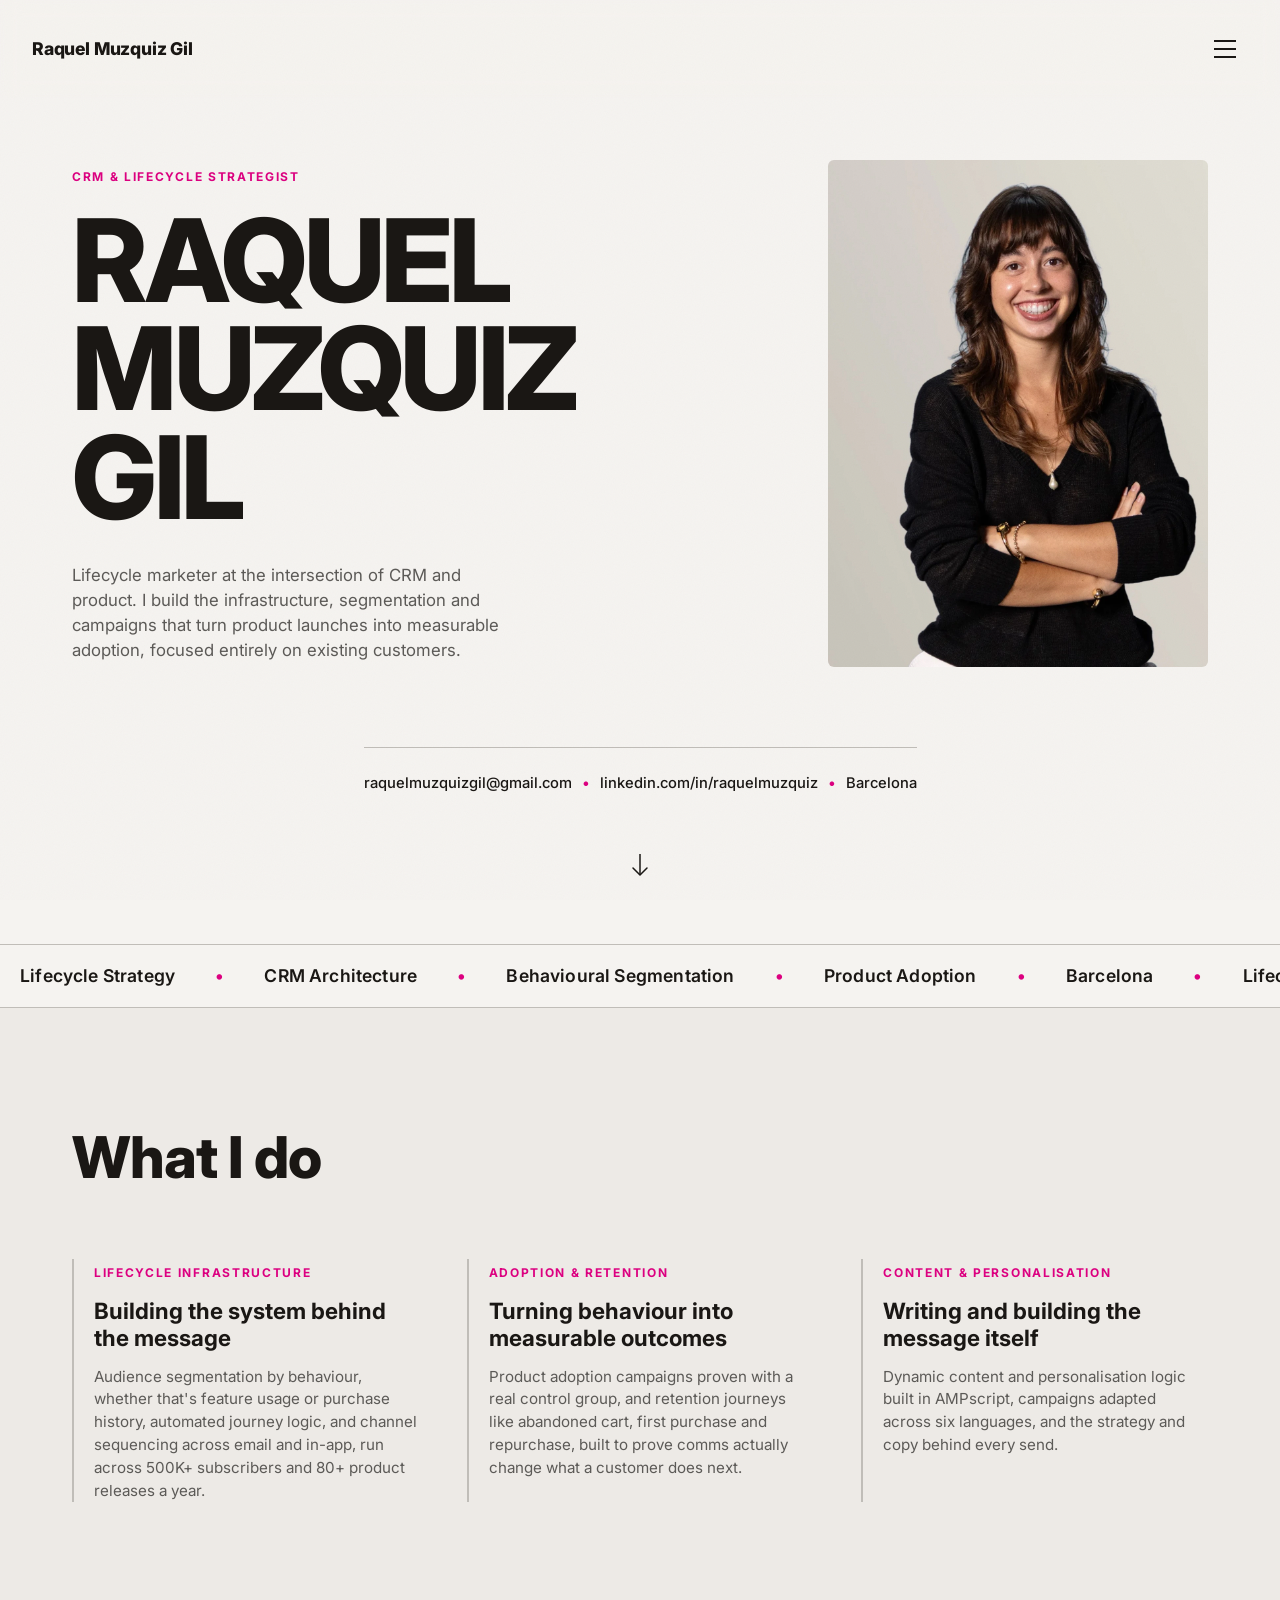
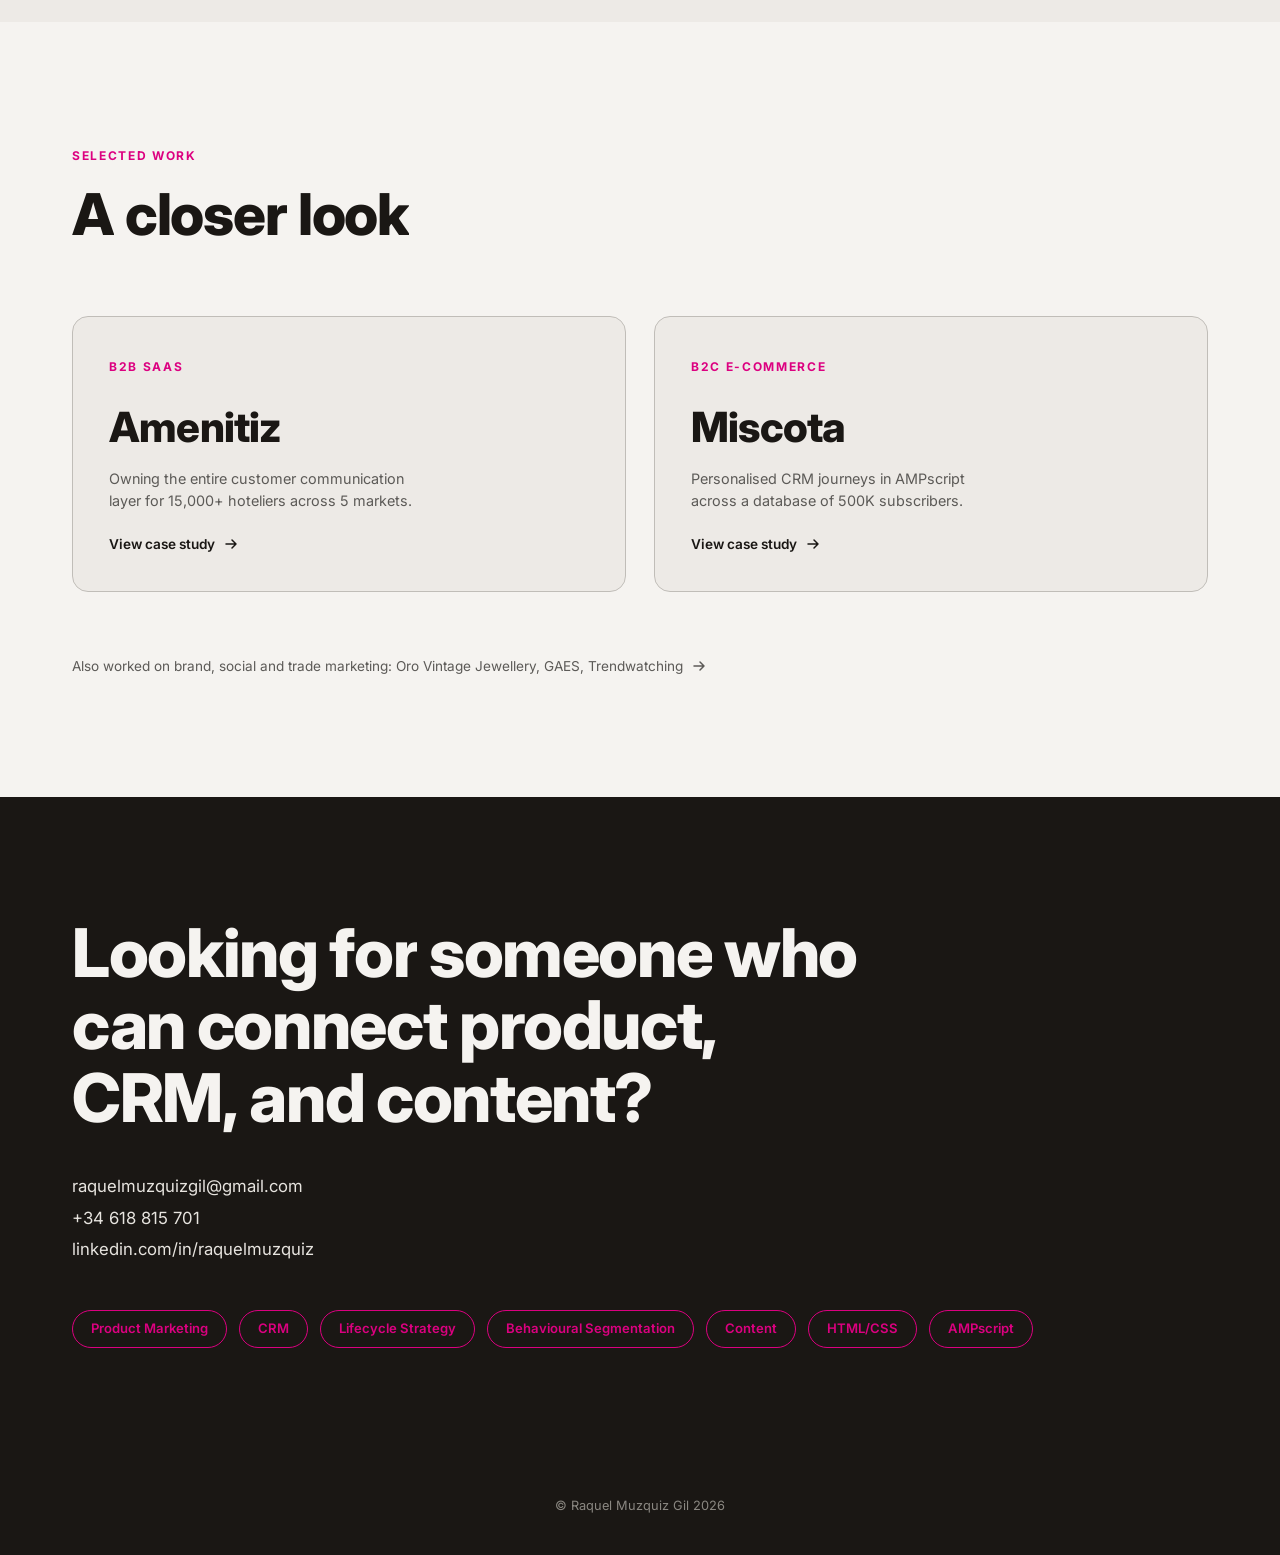
<file: index.html>
<!DOCTYPE html>
<html lang="en">
<head>
<meta charset="UTF-8">
<meta name="viewport" content="width=device-width, initial-scale=1.0">
<title>Raquel Muzquiz Gil · CRM &amp; Lifecycle Strategist</title>
<meta name="description" content="Raquel Muzquiz Gil. Lifecycle marketer at the intersection of CRM and product. Barcelona.">

<link rel="icon" type="image/svg+xml" href="assets/img/favicon.svg">
<meta property="og:type" content="website">
<meta property="og:url" content="https://raquelmuzquizgil.github.io/">
<meta property="og:title" content="Raquel Muzquiz Gil · CRM & Lifecycle Strategist">
<meta property="og:description" content="Lifecycle marketer at the intersection of CRM and product. Barcelona.">
<meta property="og:image" content="https://raquelmuzquizgil.github.io/assets/img/og-card.png">
<meta name="twitter:card" content="summary_large_image">
<meta name="twitter:title" content="Raquel Muzquiz Gil · CRM & Lifecycle Strategist">
<meta name="twitter:description" content="Lifecycle marketer at the intersection of CRM and product. Barcelona.">
<meta name="twitter:image" content="https://raquelmuzquizgil.github.io/assets/img/og-card.png">

<link rel="preconnect" href="https://fonts.googleapis.com">
<link rel="preconnect" href="https://fonts.gstatic.com" crossorigin>
<link href="https://fonts.googleapis.com/css2?family=Inter:ital,wght@0,100..900;1,100..900&display=swap" rel="stylesheet">
<link rel="stylesheet" href="assets/css/style.css?v=36">
</head>
<body>

<header class="site-nav">
  <a href="index.html" class="nav-logo">Raquel Muzquiz Gil</a>
  <button class="nav-toggle magnetic" aria-label="Open menu"><span></span><span></span><span></span></button>
</header>

<div class="nav-overlay">
  <nav>
    <a class="nav-link" href="index.html"><span class="nav-link-inner"><span>Home</span></span></a>
    <a class="nav-link" href="index.html#work"><span class="nav-link-inner"><span>Work</span></span></a>
    <a class="nav-link" href="work-amenitiz.html"><span class="nav-link-inner"><span>Amenitiz</span></span></a>
    <a class="nav-link" href="work-miscota.html"><span class="nav-link-inner"><span>Miscota</span></span></a>
    <a class="nav-link" href="work-other.html"><span class="nav-link-inner"><span>Other work</span></span></a>
    <a class="nav-link" href="index.html#contact"><span class="nav-link-inner"><span>Contact</span></span></a>
  </nav>
  <div class="nav-overlay-footer">
    <a href="mailto:raquelmuzquizgil@gmail.com">raquelmuzquizgil@gmail.com</a>
    <span>Barcelona</span>
  </div>
</div>

<main>

<!-- ============ HERO ============ -->
<section class="hero bg-off" id="hero">
  <div class="wrap hero-inner">
    <div class="hero-text">
      <span class="label">CRM &amp; Lifecycle Strategist</span>
      <h1 class="hero-name">
        <span class="line" data-split>Raquel</span>
        <span class="line" data-split>Muzquiz Gil</span>
      </h1>
      <p class="hero-tagline fade-in d1">Lifecycle marketer at the intersection of CRM and product. I build the infrastructure, segmentation and campaigns that turn product launches into measurable adoption, focused entirely on existing customers.</p>
    </div>
    <div class="hero-photo-wrap fade-in d2">
      <div class="photo-frame tilt-card">
        <img src="assets/img/hero-portrait.webp?v=31" alt="Raquel Muzquiz Gil" class="photo-img">
      </div>
    </div>
  </div>
  <div class="wrap">
    <div class="hero-contact fade-in d3">
      <a href="mailto:raquelmuzquizgil@gmail.com">raquelmuzquizgil@gmail.com</a>
      <span class="dot">&#8226;</span>
      <a href="https://linkedin.com/in/raquelmuzquiz" target="_blank" rel="noopener">linkedin.com/in/raquelmuzquiz</a>
      <span class="dot">&#8226;</span>
      <span>Barcelona</span>
    </div>
    <a href="#what-i-do" class="scroll-indicator magnetic">
      <svg width="20" height="30" viewBox="0 0 20 30" fill="none">
        <line x1="10" y1="0" x2="10" y2="20" stroke="#1A1714" stroke-width="1.5"/>
        <path d="M3 14L10 21L17 14" stroke="#1A1714" stroke-width="1.5" stroke-linecap="round" stroke-linejoin="round"/>
      </svg>
    </a>
  </div>
</section>

<div class="marquee bg-off">
  <div class="marquee-track">
    <span>Lifecycle Strategy</span><span class="accent">&#8226;</span>
    <span>CRM Architecture</span><span class="accent">&#8226;</span>
    <span>Behavioural Segmentation</span><span class="accent">&#8226;</span>
    <span>Product Adoption</span><span class="accent">&#8226;</span>
    <span>Barcelona</span><span class="accent">&#8226;</span>
    <span>Lifecycle Strategy</span><span class="accent">&#8226;</span>
    <span>CRM Architecture</span><span class="accent">&#8226;</span>
    <span>Behavioural Segmentation</span><span class="accent">&#8226;</span>
    <span>Product Adoption</span><span class="accent">&#8226;</span>
    <span>Barcelona</span><span class="accent">&#8226;</span>
  </div>
</div>

<!-- ============ WHAT I DO ============ -->
<section class="bg-light" id="what-i-do">
  <div class="wrap">
    <h2 class="section-title" data-split>What I do</h2>
    <div class="capabilities">
      <div class="cap-block fade-in d1">
        <span class="label">Lifecycle Infrastructure</span>
        <h3 class="cap-title">Building the system behind the message</h3>
        <p class="cap-desc">Audience segmentation by behaviour, whether that's feature usage or purchase history, automated journey logic, and channel sequencing across email and in-app, run across 500K+ subscribers and 80+ product releases a year.</p>
      </div>
      <div class="cap-block fade-in d2">
        <span class="label">Adoption &amp; Retention</span>
        <h3 class="cap-title">Turning behaviour into measurable outcomes</h3>
        <p class="cap-desc">Product adoption campaigns proven with a real control group, and retention journeys like abandoned cart, first purchase and repurchase, built to prove comms actually change what a customer does next.</p>
      </div>
      <div class="cap-block fade-in d3">
        <span class="label">Content &amp; Personalisation</span>
        <h3 class="cap-title">Writing and building the message itself</h3>
        <p class="cap-desc">Dynamic content and personalisation logic built in AMPscript, campaigns adapted across six languages, and the strategy and copy behind every send.</p>
      </div>
    </div>
  </div>
</section>

<!-- ============ WORK ============ -->
<section class="bg-off" id="work">
  <div class="wrap">
    <span class="label">Selected work</span>
    <h2 class="section-title" data-split>A closer look</h2>
    <div class="work-grid">
      <a href="work-amenitiz.html" class="work-tile large tilt-card">
        <div class="work-tile-panel"></div>
        <div class="work-tile-content">
          <span class="label">B2B SaaS</span>
          <h3 class="work-tile-title">Amenitiz</h3>
          <p class="work-tile-desc">Owning the entire customer communication layer for 15,000+ hoteliers across 5 markets.</p>
          <span class="work-tile-cta">View case study <svg width="16" height="16" viewBox="0 0 16 16" fill="none"><path d="M3 8h10M9 4l4 4-4 4" stroke="currentColor" stroke-width="1.5" stroke-linecap="round" stroke-linejoin="round"/></svg></span>
        </div>
      </a>
      <a href="work-miscota.html" class="work-tile large tilt-card">
        <div class="work-tile-panel"></div>
        <div class="work-tile-content">
          <span class="label">B2C E-commerce</span>
          <h3 class="work-tile-title">Miscota</h3>
          <p class="work-tile-desc">Personalised CRM journeys in AMPscript across a database of 500K subscribers.</p>
          <span class="work-tile-cta">View case study <svg width="16" height="16" viewBox="0 0 16 16" fill="none"><path d="M3 8h10M9 4l4 4-4 4" stroke="currentColor" stroke-width="1.5" stroke-linecap="round" stroke-linejoin="round"/></svg></span>
        </div>
      </a>
    </div>
    <a href="work-other.html" class="other-work-teaser fade-in d1">
      <span>Also worked on brand, social and trade marketing: Oro Vintage Jewellery, GAES, Trendwatching</span>
      <svg width="16" height="16" viewBox="0 0 16 16" fill="none"><path d="M3 8h10M9 4l4 4-4 4" stroke="currentColor" stroke-width="1.5" stroke-linecap="round" stroke-linejoin="round"/></svg>
    </a>
  </div>
</section>

<!-- ============ CONTACT ============ -->
<section class="bg-dark" id="contact">
  <div class="wrap">
    <h2 class="contact-title" data-split>Looking for someone who can connect product, CRM, and content?</h2>
    <div class="contact-details fade-in d1">
      <a href="mailto:raquelmuzquizgil@gmail.com">raquelmuzquizgil@gmail.com</a>
      <a href="tel:+34618815701">+34 618 815 701</a>
      <a href="https://linkedin.com/in/raquelmuzquiz" target="_blank" rel="noopener">linkedin.com/in/raquelmuzquiz</a>
    </div>
    <div class="tags fade-in d2">
      <span class="tag">Product Marketing</span>
      <span class="tag">CRM</span>
      <span class="tag">Lifecycle Strategy</span>
      <span class="tag">Behavioural Segmentation</span>
      <span class="tag">Content</span>
      <span class="tag">HTML/CSS</span>
      <span class="tag">AMPscript</span>
    </div>
  </div>
</section>

</main>

<footer class="site-footer">&copy; Raquel Muzquiz Gil 2026</footer>

<script src="assets/js/main.js?v=32"></script>
</body>
</html>
</file>
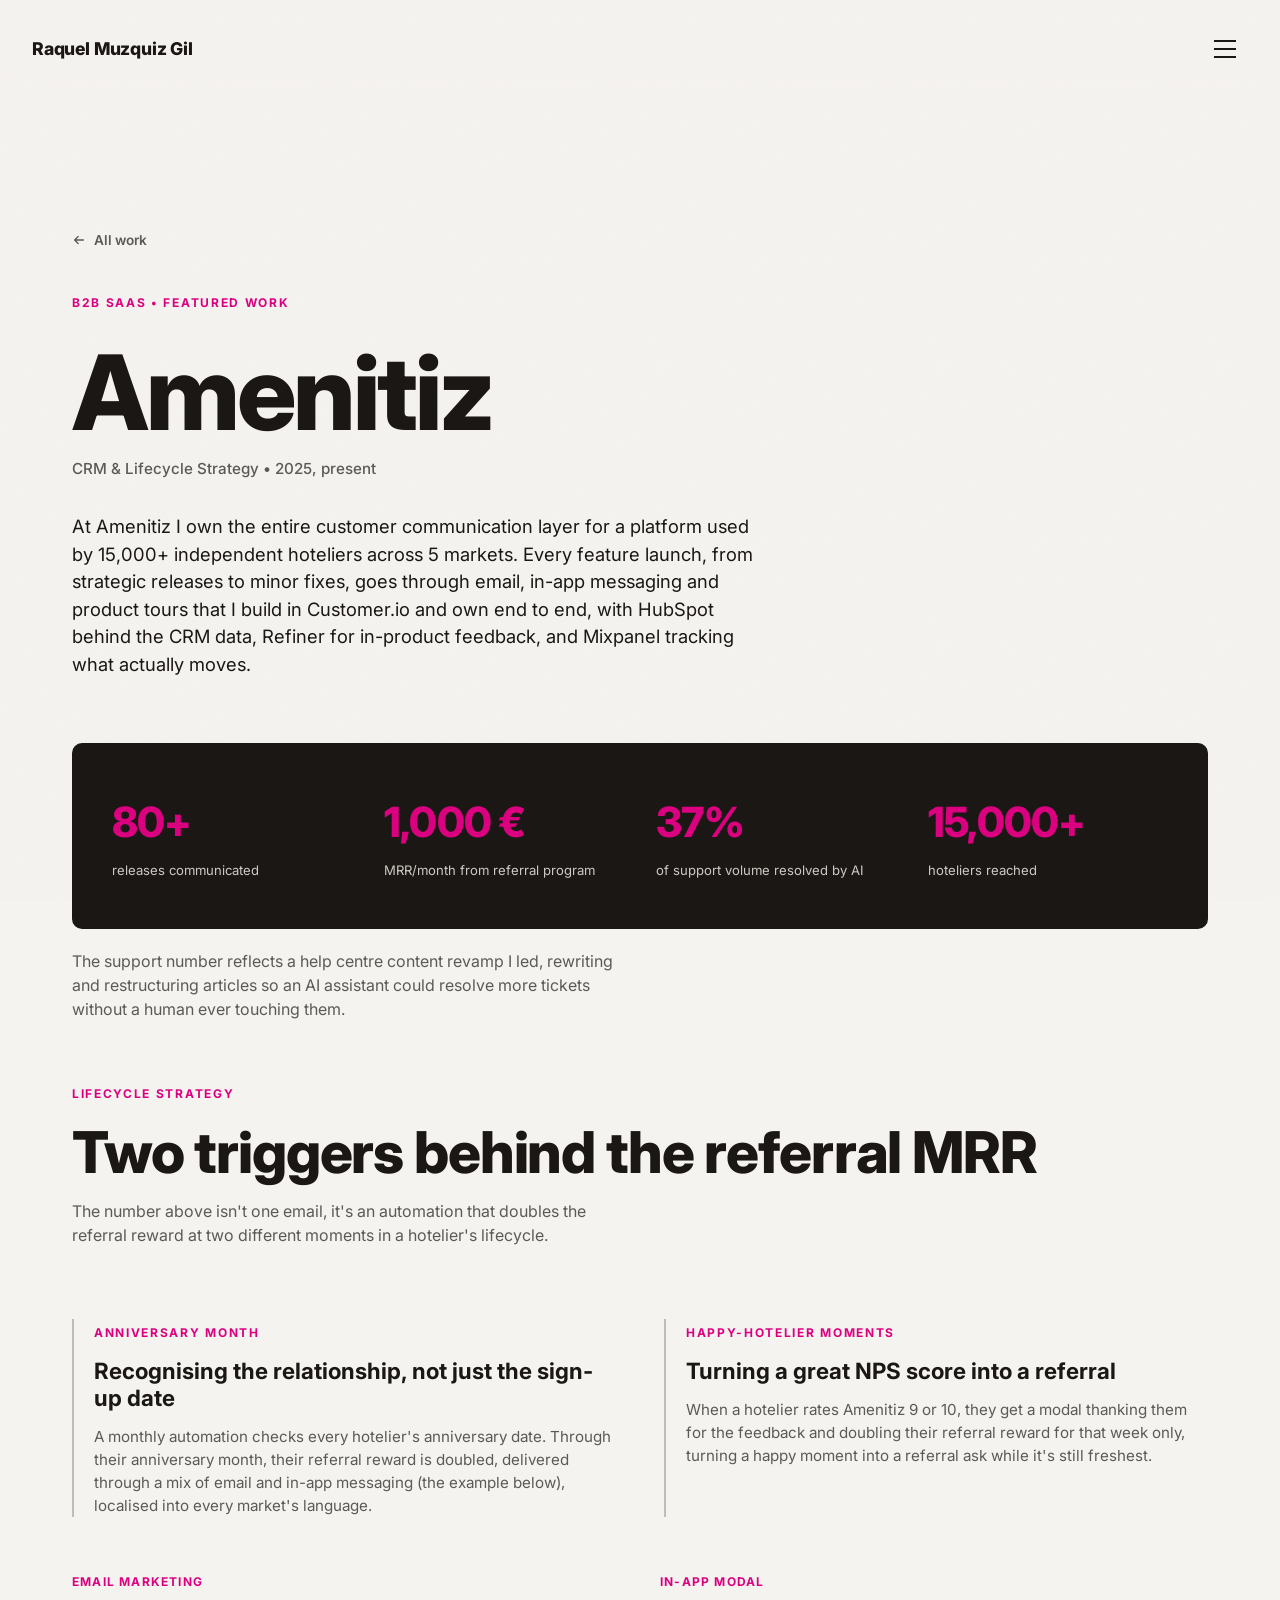
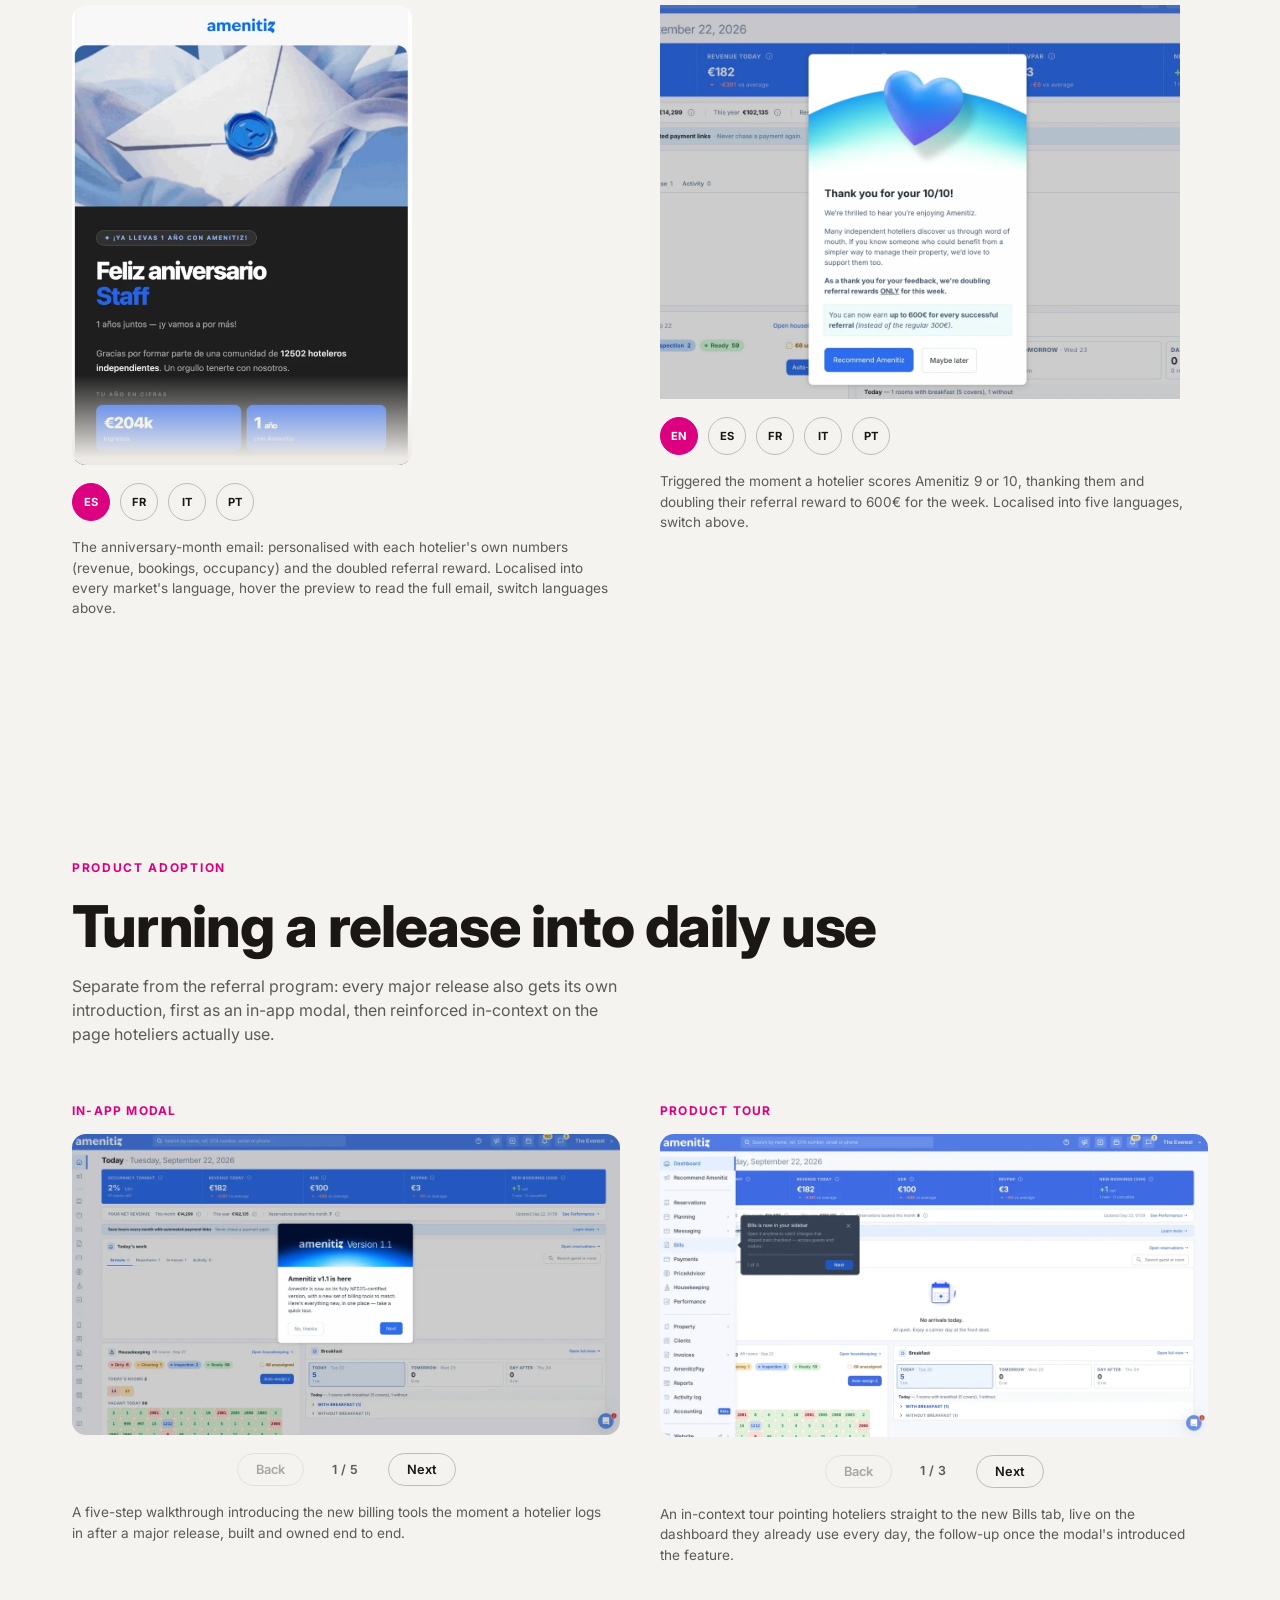
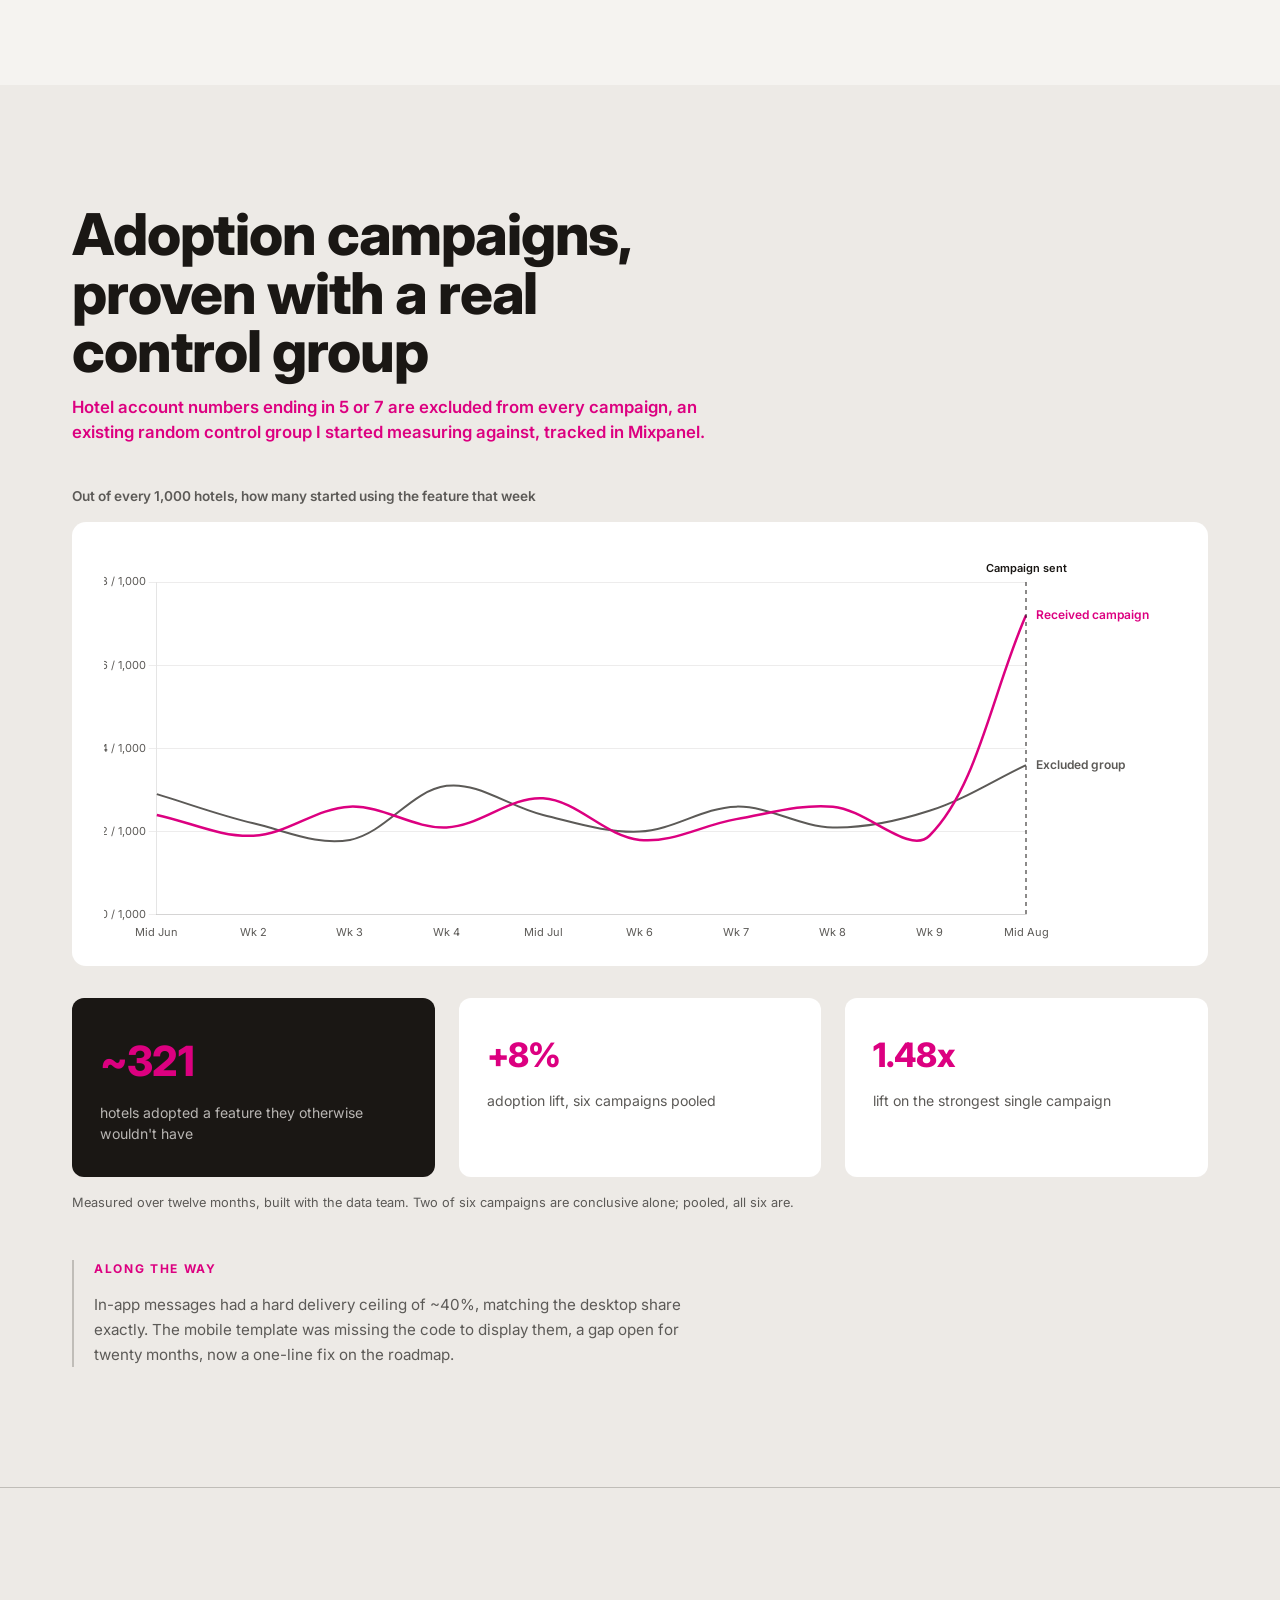
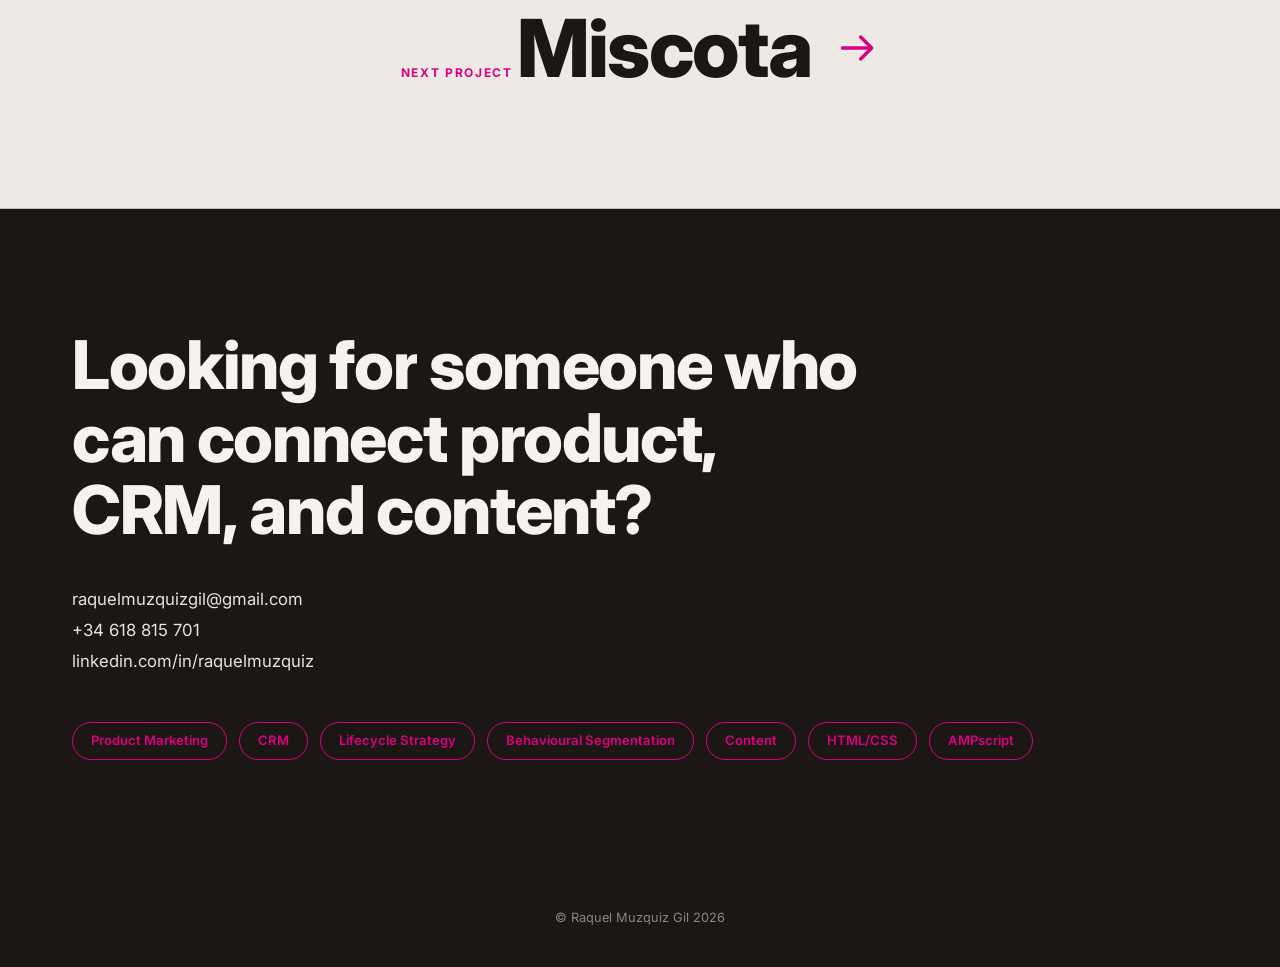
<file: work-amenitiz.html>
<!DOCTYPE html>
<html lang="en">
<head>
<meta charset="UTF-8">
<meta name="viewport" content="width=device-width, initial-scale=1.0">
<title>Amenitiz · Raquel Muzquiz Gil</title>
<meta name="description" content="CRM and lifecycle strategy for Amenitiz, a B2B SaaS hospitality platform used by 15,000+ independent hoteliers.">

<link rel="icon" type="image/svg+xml" href="assets/img/favicon.svg">
<meta property="og:type" content="website">
<meta property="og:url" content="https://raquelmuzquizgil.github.io/work-amenitiz.html">
<meta property="og:title" content="Amenitiz · Raquel Muzquiz Gil">
<meta property="og:description" content="CRM and lifecycle strategy for Amenitiz, a B2B SaaS hospitality platform used by 15,000+ independent hoteliers.">
<meta property="og:image" content="https://raquelmuzquizgil.github.io/assets/img/og-card.png">
<meta name="twitter:card" content="summary_large_image">
<meta name="twitter:title" content="Amenitiz · Raquel Muzquiz Gil">
<meta name="twitter:description" content="CRM and lifecycle strategy for Amenitiz, a B2B SaaS hospitality platform used by 15,000+ independent hoteliers.">
<meta name="twitter:image" content="https://raquelmuzquizgil.github.io/assets/img/og-card.png">

<link rel="preconnect" href="https://fonts.googleapis.com">
<link rel="preconnect" href="https://fonts.gstatic.com" crossorigin>
<link href="https://fonts.googleapis.com/css2?family=Inter:ital,wght@0,100..900;1,100..900&display=swap" rel="stylesheet">
<link rel="stylesheet" href="assets/css/style.css?v=36">
<script src="assets/js/vendor/chart.umd.js?v=32"></script>
</head>
<body>

<header class="site-nav">
  <a href="index.html" class="nav-logo">Raquel Muzquiz Gil</a>
  <button class="nav-toggle magnetic" aria-label="Open menu"><span></span><span></span><span></span></button>
</header>

<div class="nav-overlay">
  <nav>
    <a class="nav-link" href="index.html"><span class="nav-link-inner"><span>Home</span></span></a>
    <a class="nav-link" href="index.html#work"><span class="nav-link-inner"><span>Work</span></span></a>
    <a class="nav-link" href="work-amenitiz.html"><span class="nav-link-inner"><span>Amenitiz</span></span></a>
    <a class="nav-link" href="work-miscota.html"><span class="nav-link-inner"><span>Miscota</span></span></a>
    <a class="nav-link" href="work-other.html"><span class="nav-link-inner"><span>Other work</span></span></a>
    <a class="nav-link" href="index.html#contact"><span class="nav-link-inner"><span>Contact</span></span></a>
  </nav>
  <div class="nav-overlay-footer">
    <a href="mailto:raquelmuzquizgil@gmail.com">raquelmuzquizgil@gmail.com</a>
    <span>Barcelona</span>
  </div>
</div>

<main>

<section class="bg-off">
  <div class="wrap">
    <a href="index.html#work" class="back-link magnetic"><svg width="14" height="14" viewBox="0 0 16 16" fill="none"><path d="M13 8H3M7 4L3 8l4 4" stroke="currentColor" stroke-width="1.5" stroke-linecap="round" stroke-linejoin="round"/></svg> All work</a>
    <div class="case-head" style="margin-top:36px;">
      <span class="label">B2B SaaS &#8226; Featured work</span>
      <h1 class="case-company" data-split>Amenitiz</h1>
      <p class="case-subline">CRM &amp; Lifecycle Strategy &#8226; 2025, present</p>
    </div>
    <p class="case-intro fade-in">At Amenitiz I own the entire customer communication layer for a platform used by 15,000+ independent hoteliers across 5 markets. Every feature launch, from strategic releases to minor fixes, goes through email, in-app messaging and product tours that I build in Customer.io and own end to end, with HubSpot behind the CRM data, Refiner for in-product feedback, and Mixpanel tracking what actually moves.</p>

    <div class="stats-bar fade-in d1">
      <div><span class="stat-number" data-count="80" data-suffix="+">0</span><span class="stat-label">releases communicated</span></div>
      <div><span class="stat-number" data-count="1000" data-suffix="&nbsp;&#8364;">0</span><span class="stat-label">MRR/month from referral program</span></div>
      <div><span class="stat-number" data-count="37" data-suffix="%">0</span><span class="stat-label">of support volume resolved by AI</span></div>
      <div><span class="stat-number" data-count="15000" data-suffix="+">0</span><span class="stat-label">hoteliers reached</span></div>
    </div>
    <p class="section-sub fade-in d1" style="margin-top:20px;">The support number reflects a help centre content revamp I led, rewriting and restructuring articles so an AI assistant could resolve more tickets without a human ever touching them.</p>

    <span class="label" style="margin-top:64px;display:block;">Lifecycle strategy</span>
    <h2 class="section-title" data-split>Two triggers behind the referral MRR</h2>
    <p class="section-sub">The number above isn't one email, it's an automation that doubles the referral reward at two different moments in a hotelier's lifecycle.</p>

    <div class="capabilities two-col">
      <div class="cap-block fade-in d1">
        <span class="label">Anniversary month</span>
        <h3 class="cap-title">Recognising the relationship, not just the sign-up date</h3>
        <p class="cap-desc">A monthly automation checks every hotelier's anniversary date. Through their anniversary month, their referral reward is doubled, delivered through a mix of email and in-app messaging (the example below), localised into every market's language.</p>
      </div>
      <div class="cap-block fade-in d2">
        <span class="label">Happy-hotelier moments</span>
        <h3 class="cap-title">Turning a great NPS score into a referral</h3>
        <p class="cap-desc">When a hotelier rates Amenitiz 9 or 10, they get a modal thanking them for the feedback and doubling their referral reward for that week only, turning a happy moment into a referral ask while it's still freshest.</p>
      </div>
    </div>

    <div class="amenitiz-showcase-grid even-cols fade-in d2" style="margin-top:56px;">
      <div class="showcase-block">
        <span class="showcase-label">Email marketing</span>
        <div class="email-preview-wrap">
          <div class="email-preview-window">
            <img src="assets/img/amenitiz-email-es.webp" class="email-preview-img active" data-lang="es" alt="Amenitiz anniversary email in Spanish">
            <img src="assets/img/amenitiz-email-fr.webp" class="email-preview-img" data-lang="fr" alt="Amenitiz anniversary email in French">
            <img src="assets/img/amenitiz-email-it.webp" class="email-preview-img" data-lang="it" alt="Amenitiz anniversary email in Italian">
            <img src="assets/img/amenitiz-email-pt.webp" class="email-preview-img" data-lang="pt" alt="Amenitiz anniversary email in Portuguese">
          </div>
          <div class="lang-dots">
            <button class="lang-dot active magnetic" data-lang="es">ES</button>
            <button class="lang-dot magnetic" data-lang="fr">FR</button>
            <button class="lang-dot magnetic" data-lang="it">IT</button>
            <button class="lang-dot magnetic" data-lang="pt">PT</button>
          </div>
        </div>
        <p class="showcase-caption">The anniversary-month email: personalised with each hotelier's own numbers (revenue, bookings, occupancy) and the doubled referral reward. Localised into every market's language, hover the preview to read the full email, switch languages above.</p>
      </div>

      <div class="showcase-block">
        <span class="showcase-label">In-app modal</span>
        <div class="email-preview-wrap static">
          <div class="email-preview-window">
            <img src="assets/img/amenitiz-referral-modal-en.webp" class="email-preview-img active" data-lang="en" alt="Amenitiz NPS referral modal in English">
            <img src="assets/img/amenitiz-referral-modal-es.webp" class="email-preview-img" data-lang="es" alt="Amenitiz NPS referral modal in Spanish">
            <img src="assets/img/amenitiz-referral-modal-fr.webp" class="email-preview-img" data-lang="fr" alt="Amenitiz NPS referral modal in French">
            <img src="assets/img/amenitiz-referral-modal-it.webp" class="email-preview-img" data-lang="it" alt="Amenitiz NPS referral modal in Italian">
            <img src="assets/img/amenitiz-referral-modal-pt.webp" class="email-preview-img" data-lang="pt" alt="Amenitiz NPS referral modal in Portuguese">
          </div>
          <div class="lang-dots">
            <button class="lang-dot active magnetic" data-lang="en">EN</button>
            <button class="lang-dot magnetic" data-lang="es">ES</button>
            <button class="lang-dot magnetic" data-lang="fr">FR</button>
            <button class="lang-dot magnetic" data-lang="it">IT</button>
            <button class="lang-dot magnetic" data-lang="pt">PT</button>
          </div>
        </div>
        <p class="showcase-caption">Triggered the moment a hotelier scores Amenitiz 9 or 10, thanking them and doubling their referral reward to 600&#8364; for the week. Localised into five languages, switch above.</p>
      </div>
    </div>
  </div>
</section>

<!-- ============ PRODUCT ADOPTION COMMS ============ -->
<section class="bg-off">
  <div class="wrap">
    <span class="label" style="display:block;">Product adoption</span>
    <h2 class="section-title" data-split>Turning a release into daily use</h2>
    <p class="section-sub">Separate from the referral program: every major release also gets its own introduction, first as an in-app modal, then reinforced in-context on the page hoteliers actually use.</p>

    <div class="amenitiz-showcase-grid even-cols fade-in d1" style="margin-top:56px;">
      <div class="showcase-block">
        <span class="showcase-label">In-app modal</span>
        <div class="tour-stepper" data-tour="modal">
          <div class="tour-frame">
            <img src="assets/img/amenitiz-tour-modal-1.webp" class="tour-img active" alt="Step 1: Amenitiz v1.1 is here">
            <img src="assets/img/amenitiz-tour-modal-2.webp" class="tour-img" alt="Step 2: See every bill, catch every payment">
            <img src="assets/img/amenitiz-tour-modal-3.webp" class="tour-img" alt="Step 3: Get paid, with or without a reservation">
            <img src="assets/img/amenitiz-tour-modal-4.webp" class="tour-img" alt="Step 4: Charge the right person for the right thing">
            <img src="assets/img/amenitiz-tour-modal-5.webp" class="tour-img" alt="Step 5: Close your day with confidence">
          </div>
          <div class="tour-controls">
            <button class="tour-back magnetic" disabled>Back</button>
            <span class="tour-count"><span class="tour-current">1</span> / <span class="tour-total">5</span></span>
            <button class="tour-next magnetic">Next</button>
          </div>
        </div>
        <p class="showcase-caption">A five-step walkthrough introducing the new billing tools the moment a hotelier logs in after a major release, built and owned end to end.</p>
      </div>

      <div class="showcase-block">
        <span class="showcase-label">Product tour</span>
        <div class="tour-stepper" data-tour="bills">
          <div class="tour-frame">
            <img src="assets/img/amenitiz-tour-bills-1.webp" class="tour-img active" alt="Step 1: Bills is now in your sidebar">
            <img src="assets/img/amenitiz-tour-bills-2.webp" class="tour-img" alt="Step 2: Collect a payment without a reservation">
            <img src="assets/img/amenitiz-tour-bills-3.webp" class="tour-img" alt="Step 3: Find missing payments and invoices in one click">
          </div>
          <div class="tour-controls">
            <button class="tour-back magnetic" disabled>Back</button>
            <span class="tour-count"><span class="tour-current">1</span> / <span class="tour-total">3</span></span>
            <button class="tour-next magnetic">Next</button>
          </div>
        </div>
        <p class="showcase-caption">An in-context tour pointing hoteliers straight to the new Bills tab, live on the dashboard they already use every day, the follow-up once the modal's introduced the feature.</p>
      </div>
    </div>
  </div>
</section>

<!-- ============ ADOPTION DATA ============ -->
<section class="bg-light" id="adoption">
  <div class="wrap">
    <div class="adoption-head">
      <h2 class="section-title" data-split>Adoption campaigns, proven with a real control group</h2>
      <p class="adoption-sub">Hotel account numbers ending in 5 or 7 are excluded from every campaign, an existing random control group I started measuring against, tracked in Mixpanel.</p>
    </div>

    <p class="chart-title fade-in d1">Out of every 1,000 hotels, how many started using the feature that week</p>
    <div class="chart-card fade-in d1">
      <div class="chart-canvas-wrap">
        <canvas id="adoptionChart"></canvas>
      </div>
    </div>

    <div class="stat-cards fade-in d2">
      <div class="stat-card lead">
        <span class="stat-number" data-count="380" data-prefix="~">0</span>
        <span class="stat-label">hotels adopted a feature they otherwise wouldn't have</span>
      </div>
      <div class="stat-card">
        <span class="stat-number" data-count="10" data-prefix="+" data-suffix="%">0</span>
        <span class="stat-label">adoption lift, six campaigns pooled</span>
      </div>
      <div class="stat-card">
        <span class="stat-number" data-count="1.75" data-decimals="2" data-suffix="x">0</span>
        <span class="stat-label">lift on the strongest single campaign</span>
      </div>
    </div>
    <p class="adoption-footnote fade-in d2">Measured over twelve months, built with the data team. Two of six campaigns are conclusive alone; pooled, all six are.</p>

    <div class="finding-block fade-in d3">
      <span class="label">Along the way</span>
      <p>In-app messages had a hard delivery ceiling of ~40%, matching the desktop share exactly. The mobile template was missing the code to display them, a gap open for twenty months, now a one-line fix on the roadmap.</p>
    </div>
  </div>
</section>

<div class="next-project">
  <div class="wrap">
    <span class="label">Next project</span>
    <a href="work-miscota.html" class="magnetic">
      <span class="next-title">Miscota <svg viewBox="0 0 24 24" fill="none"><path d="M4 12h16M14 6l6 6-6 6" stroke="#DC0080" stroke-width="1.8" stroke-linecap="round" stroke-linejoin="round"/></svg></span>
    </a>
  </div>
</div>

<!-- ============ CONTACT ============ -->
<section class="bg-dark" id="contact">
  <div class="wrap">
    <h2 class="contact-title" data-split>Looking for someone who can connect product, CRM, and content?</h2>
    <div class="contact-details fade-in d1">
      <a href="mailto:raquelmuzquizgil@gmail.com">raquelmuzquizgil@gmail.com</a>
      <a href="tel:+34618815701">+34 618 815 701</a>
      <a href="https://linkedin.com/in/raquelmuzquiz" target="_blank" rel="noopener">linkedin.com/in/raquelmuzquiz</a>
    </div>
    <div class="tags fade-in d2">
      <span class="tag">Product Marketing</span>
      <span class="tag">CRM</span>
      <span class="tag">Lifecycle Strategy</span>
      <span class="tag">Behavioural Segmentation</span>
      <span class="tag">Content</span>
      <span class="tag">HTML/CSS</span>
      <span class="tag">AMPscript</span>
    </div>
  </div>
</section>

</main>

<footer class="site-footer">&copy; Raquel Muzquiz Gil 2026</footer>

<script src="assets/js/main.js?v=32"></script>
<script>
(function () {
  var canvas = document.getElementById('adoptionChart');
  if (!canvas || typeof Chart === 'undefined') return;
  var ctx = canvas.getContext('2d');
  var isNarrow = window.innerWidth < 640;

  var verticalLinePlugin = {
    id: 'verticalSendLine',
    afterDraw: function (chart) {
      var idx = 9;
      var xScale = chart.scales.x;
      var yScale = chart.scales.y;
      var x = xScale.getPixelForValue(idx);
      var c = chart.ctx;
      c.save();
      c.beginPath();
      c.setLineDash([4, 4]);
      c.moveTo(x, yScale.top);
      c.lineTo(x, yScale.bottom);
      c.strokeStyle = '#1A1714';
      c.lineWidth = 1;
      c.stroke();
      c.setLineDash([]);
      if (!isNarrow) {
        c.fillStyle = '#1A1714';
        c.font = '600 11px Inter, sans-serif';
        c.textAlign = 'center';
        c.fillText('Campaign sent', x, yScale.top - 10);
      }
      c.restore();
    }
  };

  var inlineLabelsPlugin = {
    id: 'inlineLabels',
    afterDatasetsDraw: function (chart) {
      if (isNarrow) return;
      chart.data.datasets.forEach(function (dataset, i) {
        var meta = chart.getDatasetMeta(i);
        var last = meta.data[meta.data.length - 1];
        if (!last) return;
        var c = chart.ctx;
        c.save();
        c.fillStyle = dataset.borderColor;
        c.font = '600 12px Inter, sans-serif';
        c.textAlign = 'left';
        c.textBaseline = 'middle';
        c.fillText(dataset.label, last.x + 10, last.y);
        c.restore();
      });
    }
  };

  new Chart(ctx, {
    type: 'line',
    data: {
      labels: ['Mid Jun', 'Wk 2', 'Wk 3', 'Wk 4', 'Mid Jul', 'Wk 6', 'Wk 7', 'Wk 8', 'Wk 9', 'Mid Aug'],
      datasets: [
        {
          label: 'Received campaign',
          data: [2.4, 1.9, 2.6, 2.1, 2.8, 1.8, 2.3, 2.6, 1.9, 7.2],
          borderColor: '#DC0080',
          backgroundColor: '#DC0080',
          borderWidth: 2.5,
          tension: 0.35,
          pointRadius: 0,
          pointHoverRadius: 4
        },
        {
          label: 'Excluded group',
          data: [2.9, 2.2, 1.8, 3.1, 2.4, 2.0, 2.6, 2.1, 2.5, 3.6],
          borderColor: '#5C5A57',
          backgroundColor: '#5C5A57',
          borderWidth: 2,
          tension: 0.35,
          pointRadius: 0,
          pointHoverRadius: 4
        }
      ]
    },
    options: {
      responsive: true,
      maintainAspectRatio: false,
      layout: { padding: { right: isNarrow ? 8 : 150, top: 20 } },
      plugins: {
        legend: {
          display: isNarrow,
          position: 'top',
          align: 'start',
          labels: {
            boxWidth: 12,
            boxHeight: 12,
            padding: 16,
            font: { family: 'Inter', size: 12, weight: '600' },
            color: '#1A1714'
          }
        },
        tooltip: {
          backgroundColor: '#1A1714',
          titleFont: { family: 'Inter' },
          bodyFont: { family: 'Inter' },
          padding: 10,
          callbacks: {
            label: function (ctx) { return ctx.dataset.label + ': ' + ctx.parsed.y.toFixed(1) + ' / 1,000'; }
          }
        }
      },
      scales: {
        x: {
          grid: { display: false },
          ticks: { font: { family: 'Inter', size: 11 }, color: '#5C5A57' }
        },
        y: {
          min: 0,
          max: 8,
          ticks: {
            stepSize: 2,
            font: { family: 'Inter', size: 11 },
            color: '#5C5A57',
            callback: function (value) { return value + ' / 1,000'; }
          },
          grid: { color: 'rgba(26,23,20,0.08)' }
        }
      }
    },
    plugins: [verticalLinePlugin, inlineLabelsPlugin]
  });
})();
</script>
</body>
</html>
</file>
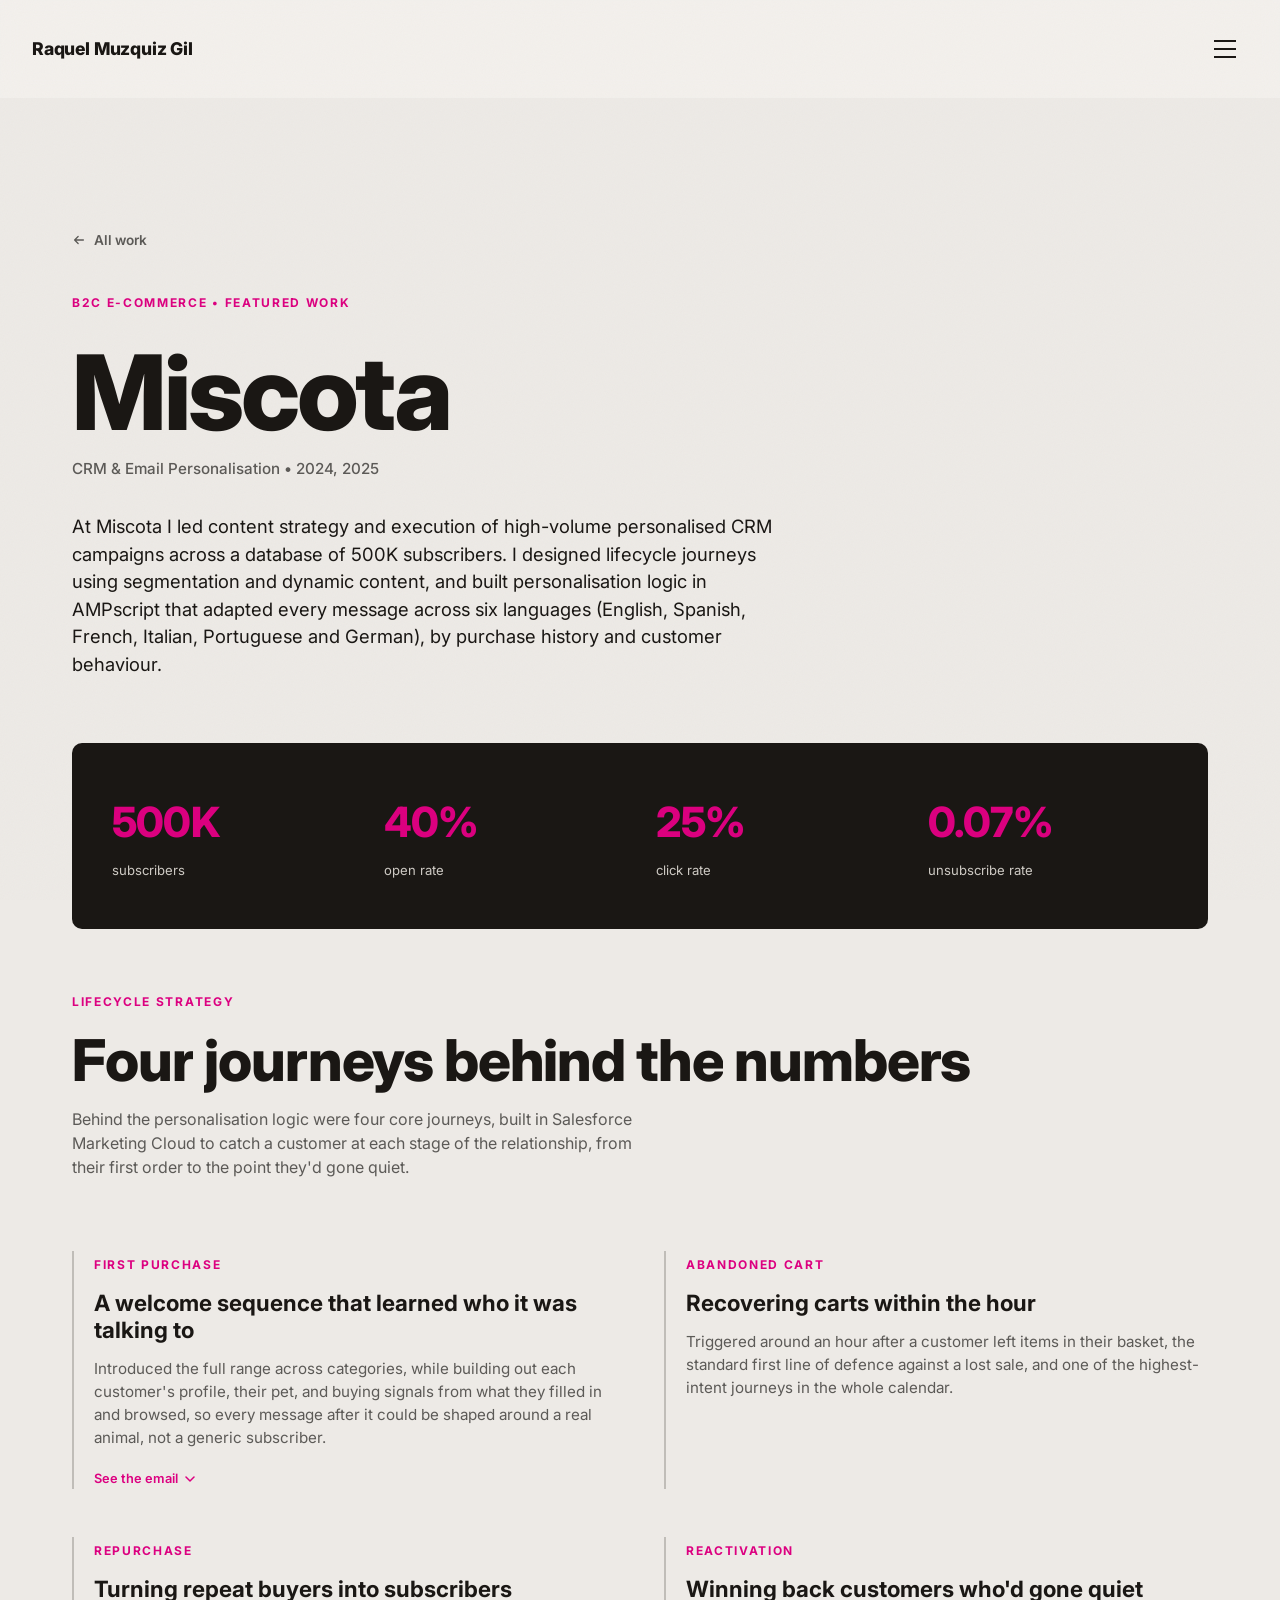
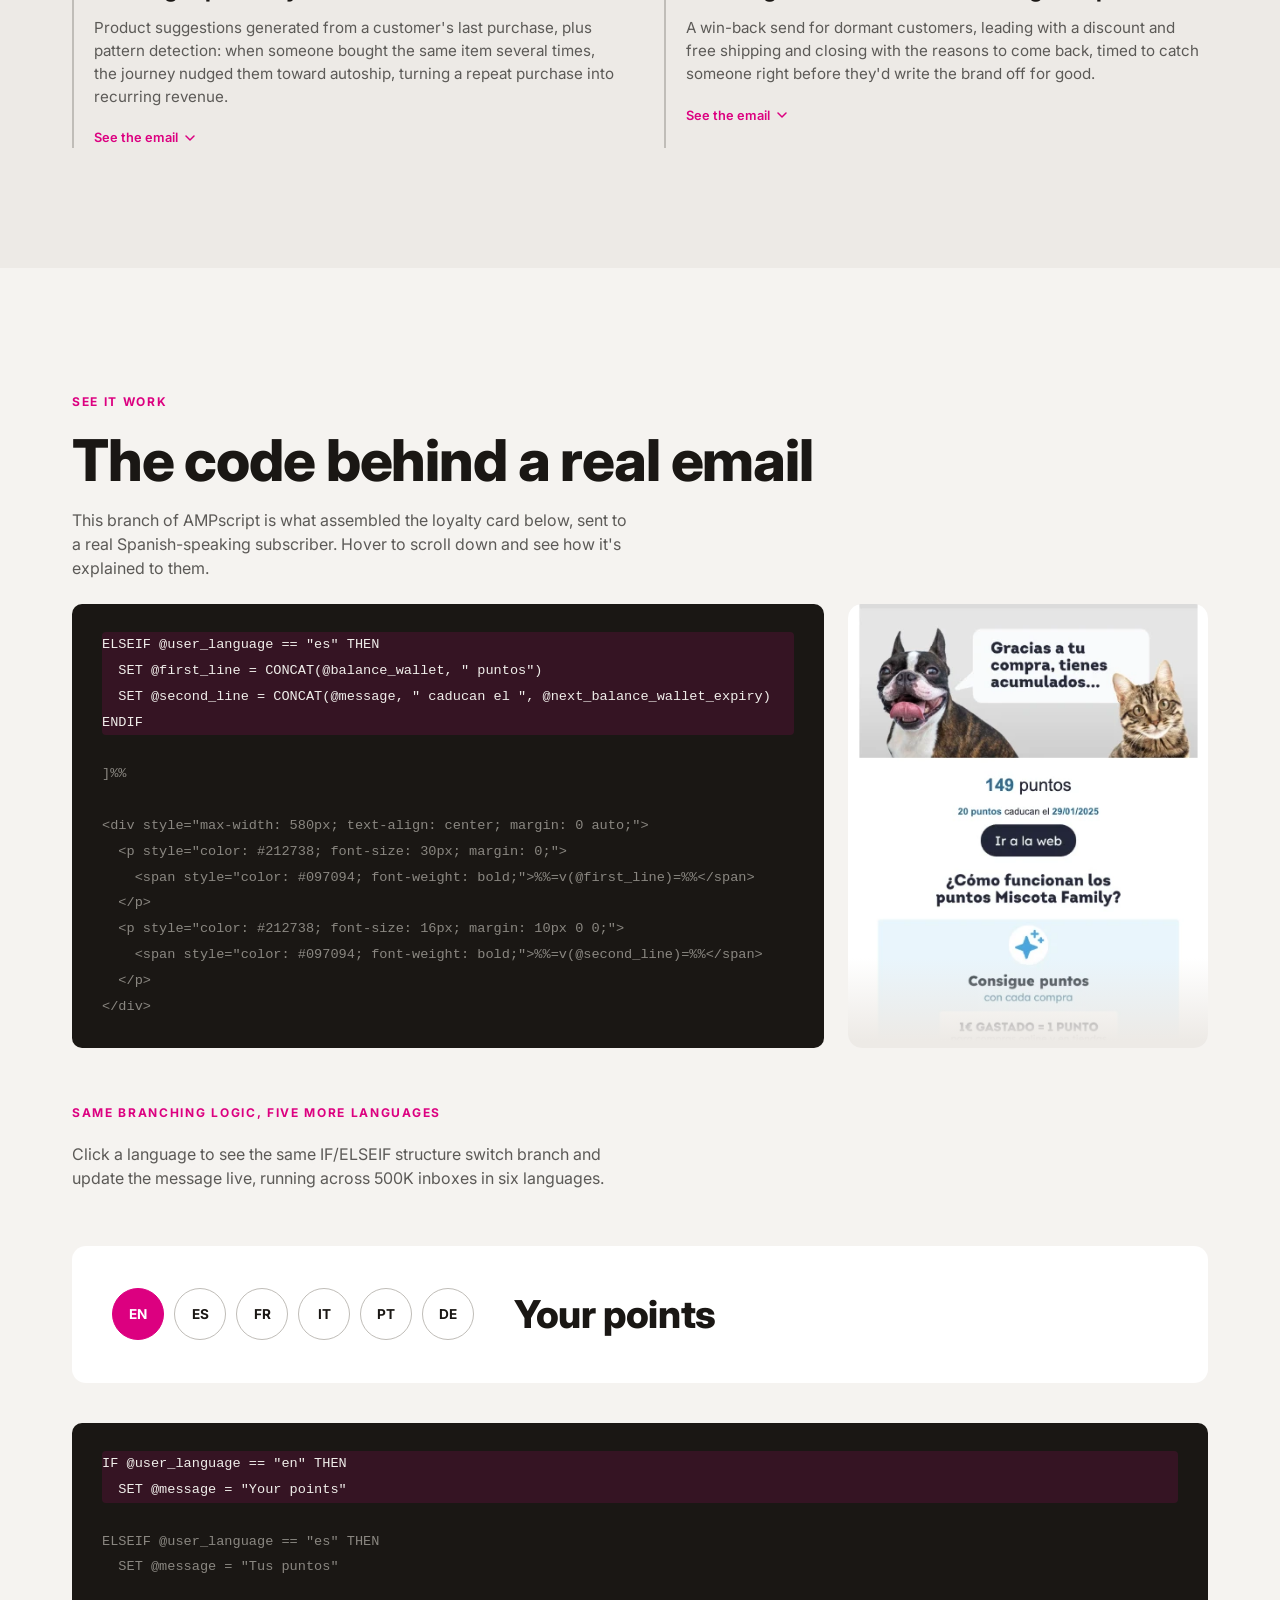
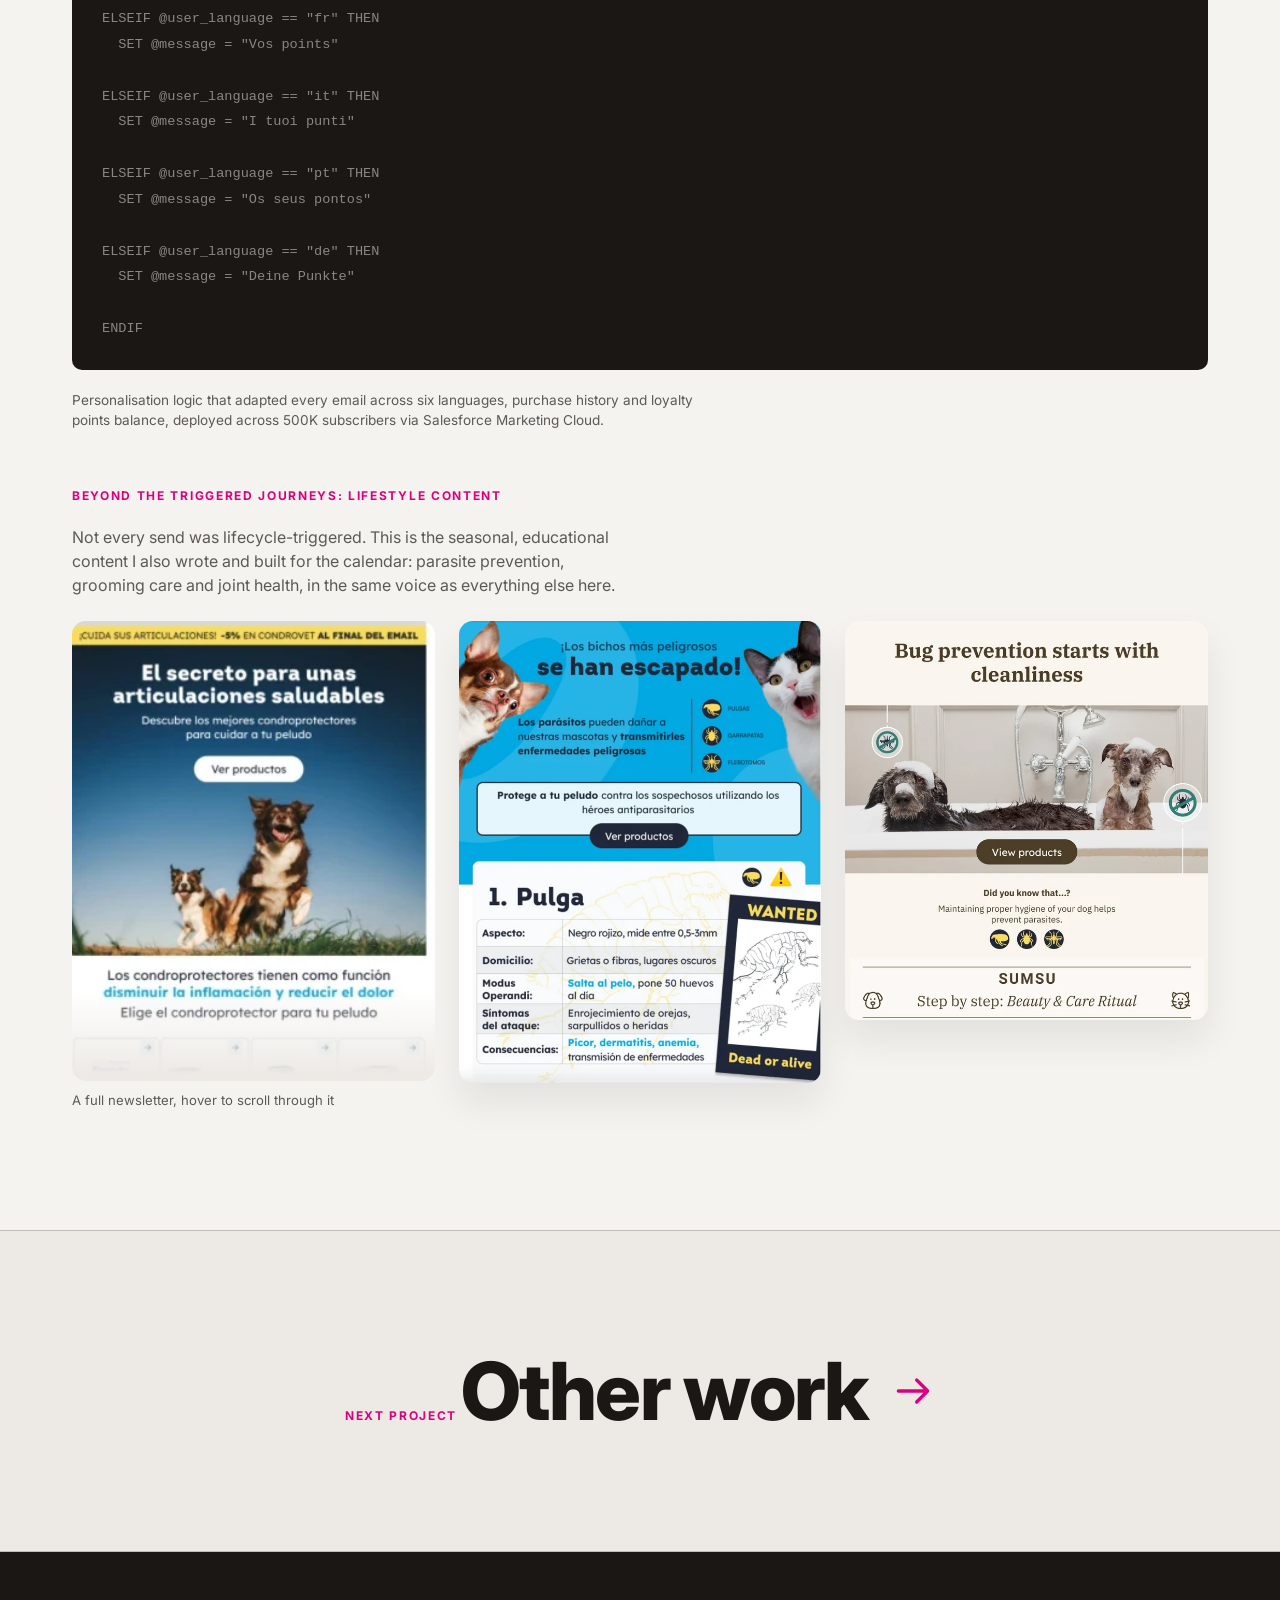
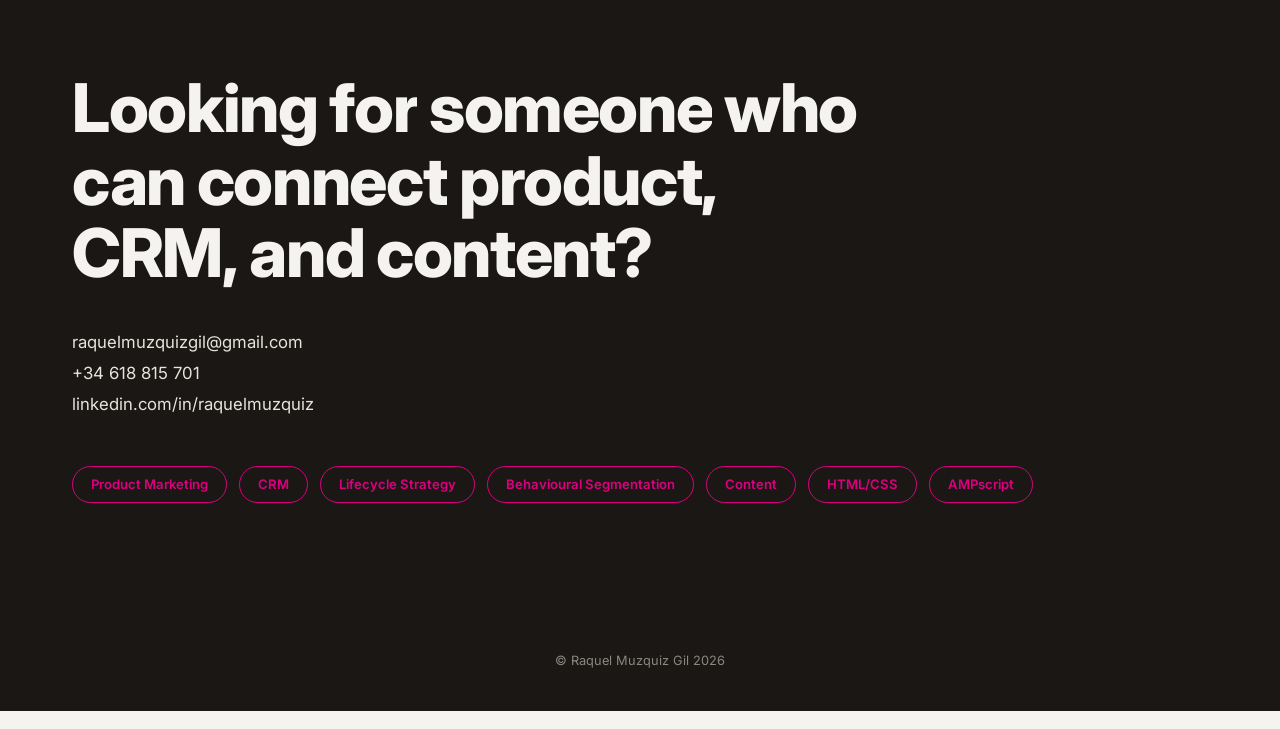
<file: work-miscota.html>
<!DOCTYPE html>
<html lang="en">
<head>
<meta charset="UTF-8">
<meta name="viewport" content="width=device-width, initial-scale=1.0">
<title>Miscota · Raquel Muzquiz Gil</title>
<meta name="description" content="CRM and email personalisation for Miscota, a B2C pet e-commerce brand with a database of 500K subscribers.">

<link rel="icon" type="image/svg+xml" href="assets/img/favicon.svg">
<meta property="og:type" content="website">
<meta property="og:url" content="https://raquelmuzquizgil.github.io/work-miscota.html">
<meta property="og:title" content="Miscota · Raquel Muzquiz Gil">
<meta property="og:description" content="CRM and email personalisation for Miscota, a B2C pet e-commerce brand with a database of 500K subscribers.">
<meta property="og:image" content="https://raquelmuzquizgil.github.io/assets/img/og-card.png">
<meta name="twitter:card" content="summary_large_image">
<meta name="twitter:title" content="Miscota · Raquel Muzquiz Gil">
<meta name="twitter:description" content="CRM and email personalisation for Miscota, a B2C pet e-commerce brand with a database of 500K subscribers.">
<meta name="twitter:image" content="https://raquelmuzquizgil.github.io/assets/img/og-card.png">

<link rel="preconnect" href="https://fonts.googleapis.com">
<link rel="preconnect" href="https://fonts.gstatic.com" crossorigin>
<link href="https://fonts.googleapis.com/css2?family=Inter:ital,wght@0,100..900;1,100..900&display=swap" rel="stylesheet">
<link rel="stylesheet" href="assets/css/style.css?v=36">
</head>
<body>

<header class="site-nav">
  <a href="index.html" class="nav-logo">Raquel Muzquiz Gil</a>
  <button class="nav-toggle magnetic" aria-label="Open menu"><span></span><span></span><span></span></button>
</header>

<div class="nav-overlay">
  <nav>
    <a class="nav-link" href="index.html"><span class="nav-link-inner"><span>Home</span></span></a>
    <a class="nav-link" href="index.html#work"><span class="nav-link-inner"><span>Work</span></span></a>
    <a class="nav-link" href="work-amenitiz.html"><span class="nav-link-inner"><span>Amenitiz</span></span></a>
    <a class="nav-link" href="work-miscota.html"><span class="nav-link-inner"><span>Miscota</span></span></a>
    <a class="nav-link" href="work-other.html"><span class="nav-link-inner"><span>Other work</span></span></a>
    <a class="nav-link" href="index.html#contact"><span class="nav-link-inner"><span>Contact</span></span></a>
  </nav>
  <div class="nav-overlay-footer">
    <a href="mailto:raquelmuzquizgil@gmail.com">raquelmuzquizgil@gmail.com</a>
    <span>Barcelona</span>
  </div>
</div>

<main>

<section class="bg-light">
  <div class="wrap">
    <a href="index.html#work" class="back-link magnetic"><svg width="14" height="14" viewBox="0 0 16 16" fill="none"><path d="M13 8H3M7 4L3 8l4 4" stroke="currentColor" stroke-width="1.5" stroke-linecap="round" stroke-linejoin="round"/></svg> All work</a>
    <div class="case-head" style="margin-top:36px;">
      <span class="label">B2C E-commerce &#8226; Featured work</span>
      <h1 class="case-company" data-split>Miscota</h1>
      <p class="case-subline">CRM &amp; Email Personalisation &#8226; 2024, 2025</p>
    </div>
    <p class="case-intro fade-in">At Miscota I led content strategy and execution of high-volume personalised CRM campaigns across a database of 500K subscribers. I designed lifecycle journeys using segmentation and dynamic content, and built personalisation logic in AMPscript that adapted every message across six languages (English, Spanish, French, Italian, Portuguese and German), by purchase history and customer behaviour.</p>

    <div class="stats-bar fade-in d1">
      <div><span class="stat-number" data-count="500" data-suffix="K">0</span><span class="stat-label">subscribers</span></div>
      <div><span class="stat-number" data-count="40" data-suffix="%">0</span><span class="stat-label">open rate</span></div>
      <div><span class="stat-number" data-count="25" data-suffix="%">0</span><span class="stat-label">click rate</span></div>
      <div><span class="stat-number" data-count="0.07" data-decimals="2" data-suffix="%">0</span><span class="stat-label">unsubscribe rate</span></div>
    </div>

    <span class="label" style="margin-top:64px;display:block;">Lifecycle strategy</span>
    <h2 class="section-title" data-split>Four journeys behind the numbers</h2>
    <p class="section-sub">Behind the personalisation logic were four core journeys, built in Salesforce Marketing Cloud to catch a customer at each stage of the relationship, from their first order to the point they'd gone quiet.</p>

    <div class="capabilities two-col">
      <div class="cap-block fade-in d1">
        <span class="label">First purchase</span>
        <h3 class="cap-title">A welcome sequence that learned who it was talking to</h3>
        <p class="cap-desc">Introduced the full range across categories, while building out each customer's profile, their pet, and buying signals from what they filled in and browsed, so every message after it could be shaped around a real animal, not a generic subscriber.</p>
        <button class="cap-toggle magnetic" aria-expanded="false" data-target="proof-first">See the email <svg width="10" height="6" viewBox="0 0 10 6" fill="none"><path d="M1 1l4 4 4-4" stroke="currentColor" stroke-width="1.5" stroke-linecap="round" stroke-linejoin="round"/></svg></button>
        <div class="cap-proof" id="proof-first">
          <div class="shot-card welcome"><img src="assets/img/miscota-welcome.webp" alt="Miscota welcome email with a first-purchase discount coupon and Miscota Family loyalty benefits" class="project-img"></div>
        </div>
      </div>
      <div class="cap-block fade-in d2">
        <span class="label">Abandoned cart</span>
        <h3 class="cap-title">Recovering carts within the hour</h3>
        <p class="cap-desc">Triggered around an hour after a customer left items in their basket, the standard first line of defence against a lost sale, and one of the highest-intent journeys in the whole calendar.</p>
      </div>
      <div class="cap-block fade-in d3">
        <span class="label">Repurchase</span>
        <h3 class="cap-title">Turning repeat buyers into subscribers</h3>
        <p class="cap-desc">Product suggestions generated from a customer's last purchase, plus pattern detection: when someone bought the same item several times, the journey nudged them toward autoship, turning a repeat purchase into recurring revenue.</p>
        <button class="cap-toggle magnetic" aria-expanded="false" data-target="proof-repurchase">See the email <svg width="10" height="6" viewBox="0 0 10 6" fill="none"><path d="M1 1l4 4 4-4" stroke="currentColor" stroke-width="1.5" stroke-linecap="round" stroke-linejoin="round"/></svg></button>
        <div class="cap-proof" id="proof-repurchase">
          <div class="shot-card repurchase"><img src="assets/img/miscota-repurchase.webp" alt="Miscota repurchase campaign offering a time-limited discount on a customer's favourite products" class="project-img"></div>
        </div>
      </div>
      <div class="cap-block fade-in d3">
        <span class="label">Reactivation</span>
        <h3 class="cap-title">Winning back customers who'd gone quiet</h3>
        <p class="cap-desc">A win-back send for dormant customers, leading with a discount and free shipping and closing with the reasons to come back, timed to catch someone right before they'd write the brand off for good.</p>
        <button class="cap-toggle magnetic" aria-expanded="false" data-target="proof-reactivation">See the email <svg width="10" height="6" viewBox="0 0 10 6" fill="none"><path d="M1 1l4 4 4-4" stroke="currentColor" stroke-width="1.5" stroke-linecap="round" stroke-linejoin="round"/></svg></button>
        <div class="cap-proof" id="proof-reactivation">
          <div class="shot-card reactivation"><img src="assets/img/miscota-reactivation.webp" alt="Miscota reactivation email winning back a dormant customer with a discount and free shipping" class="project-img"></div>
        </div>
      </div>
    </div>
  </div>
</section>

<!-- ============ PERSONALISATION DEMO ============ -->
<section class="bg-off">
  <div class="wrap">
    <span class="label">See it work</span>
    <h2 class="section-title" data-split>The code behind a real email</h2>
    <p class="section-sub">This branch of AMPscript is what assembled the loyalty card below, sent to a real Spanish-speaking subscriber. Hover to scroll down and see how it's explained to them.</p>

    <div class="code-result-grid fade-in d1">
      <div class="code-block" style="margin-top:0;">
        <pre><code><span class="code-line active">ELSEIF @user_language == "es" THEN
  SET @first_line = CONCAT(@balance_wallet, " puntos")
  SET @second_line = CONCAT(@message, " caducan el ", @next_balance_wallet_expiry)
ENDIF</span>
]%%

&lt;div style="max-width: 580px; text-align: center; margin: 0 auto;"&gt;
  &lt;p style="color: #212738; font-size: 30px; margin: 0;"&gt;
    &lt;span style="color: #097094; font-weight: bold;"&gt;%%=v(@first_line)=%%&lt;/span&gt;
  &lt;/p&gt;
  &lt;p style="color: #212738; font-size: 16px; margin: 10px 0 0;"&gt;
    &lt;span style="color: #097094; font-weight: bold;"&gt;%%=v(@second_line)=%%&lt;/span&gt;
  &lt;/p&gt;
&lt;/div&gt;</code></pre>
      </div>
      <div class="email-preview-wrap">
        <div class="email-preview-window">
          <img src="assets/img/miscota-loyalty-full.webp" class="email-preview-img active" alt="Miscota loyalty points balance and the Miscota Family points explainer, the full rendered result of the AMPscript">
        </div>
      </div>
    </div>

    <span class="label" style="margin-top:56px;display:block;">Same branching logic, five more languages</span>
    <p class="section-sub" style="margin-top:8px;">Click a language to see the same IF/ELSEIF structure switch branch and update the message live, running across 500K inboxes in six languages.</p>

    <div class="lang-demo fade-in d2">
      <div class="lang-buttons">
        <button data-lang="en" class="active magnetic">EN</button>
        <button data-lang="es" class="magnetic">ES</button>
        <button data-lang="fr" class="magnetic">FR</button>
        <button data-lang="it" class="magnetic">IT</button>
        <button data-lang="pt" class="magnetic">PT</button>
        <button data-lang="de" class="magnetic">DE</button>
      </div>
      <div class="lang-output">
        <span class="lang-msg" id="langMsg" data-en="Your points" data-es="Tus puntos" data-fr="Vos points" data-it="I tuoi punti" data-pt="Os seus pontos" data-de="Deine Punkte">Your points</span>
      </div>
    </div>

    <div class="code-block fade-in d3">
      <pre><code id="codeBlock"><span class="code-line active" data-lang="en">IF @user_language == "en" THEN
  SET @message = "Your points"</span>
<span class="code-line" data-lang="es">ELSEIF @user_language == "es" THEN
  SET @message = "Tus puntos"</span>
<span class="code-line" data-lang="fr">ELSEIF @user_language == "fr" THEN
  SET @message = "Vos points"</span>
<span class="code-line" data-lang="it">ELSEIF @user_language == "it" THEN
  SET @message = "I tuoi punti"</span>
<span class="code-line" data-lang="pt">ELSEIF @user_language == "pt" THEN
  SET @message = "Os seus pontos"</span>
<span class="code-line" data-lang="de">ELSEIF @user_language == "de" THEN
  SET @message = "Deine Punkte"</span>
ENDIF</code></pre>
    </div>
    <p class="code-caption fade-in d3">Personalisation logic that adapted every email across six languages, purchase history and loyalty points balance, deployed across 500K subscribers via Salesforce Marketing Cloud.</p>

    <span class="label" style="margin-top:56px;display:block;">Beyond the triggered journeys: lifestyle content</span>
    <p class="section-sub" style="margin-top:8px;">Not every send was lifecycle-triggered. This is the seasonal, educational content I also wrote and built for the calendar: parasite prevention, grooming care and joint health, in the same voice as everything else here.</p>
    <div class="lifestyle-grid fade-in d3">
      <div>
        <div class="email-preview-wrap">
          <div class="email-preview-window" style="height:460px;">
            <img src="assets/img/miscota-newsletter-full.webp" class="email-preview-img active" alt="Full Miscota newsletter on joint health: education, bestseller offer, video testimonial and cross-sell footer">
          </div>
        </div>
        <p class="lifestyle-hint">A full newsletter, hover to scroll through it</p>
      </div>
      <div class="lang-proof-item">
        <div class="shot-card es-shot"><img src="assets/img/miscota-localisation-es.webp" alt="Miscota parasite prevention campaign about treatment products" class="project-img"></div>
      </div>
      <div class="lang-proof-item">
        <div class="shot-card en-shot"><img src="assets/img/miscota-localisation-en.webp" alt="Miscota parasite prevention campaign about grooming care" class="project-img"></div>
      </div>
    </div>
  </div>
</section>

<div class="next-project">
  <div class="wrap">
    <span class="label">Next project</span>
    <a href="work-other.html" class="magnetic">
      <span class="next-title">Other work <svg viewBox="0 0 24 24" fill="none"><path d="M4 12h16M14 6l6 6-6 6" stroke="#DC0080" stroke-width="1.8" stroke-linecap="round" stroke-linejoin="round"/></svg></span>
    </a>
  </div>
</div>

<!-- ============ CONTACT ============ -->
<section class="bg-dark" id="contact">
  <div class="wrap">
    <h2 class="contact-title" data-split>Looking for someone who can connect product, CRM, and content?</h2>
    <div class="contact-details fade-in d1">
      <a href="mailto:raquelmuzquizgil@gmail.com">raquelmuzquizgil@gmail.com</a>
      <a href="tel:+34618815701">+34 618 815 701</a>
      <a href="https://linkedin.com/in/raquelmuzquiz" target="_blank" rel="noopener">linkedin.com/in/raquelmuzquiz</a>
    </div>
    <div class="tags fade-in d2">
      <span class="tag">Product Marketing</span>
      <span class="tag">CRM</span>
      <span class="tag">Lifecycle Strategy</span>
      <span class="tag">Behavioural Segmentation</span>
      <span class="tag">Content</span>
      <span class="tag">HTML/CSS</span>
      <span class="tag">AMPscript</span>
    </div>
  </div>
</section>

</main>

<footer class="site-footer">&copy; Raquel Muzquiz Gil 2026</footer>

<script src="assets/js/main.js?v=32"></script>
<script>
(function () {
  var buttons = document.querySelectorAll('.lang-buttons button');
  var msg = document.getElementById('langMsg');
  var lines = document.querySelectorAll('.code-line');
  if (!buttons.length || !msg) return;

  buttons.forEach(function (btn) {
    btn.addEventListener('click', function () {
      var lang = btn.getAttribute('data-lang');
      buttons.forEach(function (b) { b.classList.toggle('active', b === btn); });
      lines.forEach(function (l) { l.classList.toggle('active', l.getAttribute('data-lang') === lang); });

      msg.classList.add('swap');
      setTimeout(function () {
        msg.textContent = msg.getAttribute('data-' + lang);
        msg.classList.remove('swap');
      }, 200);
    });
  });
})();
</script>
</body>
</html>
</file>
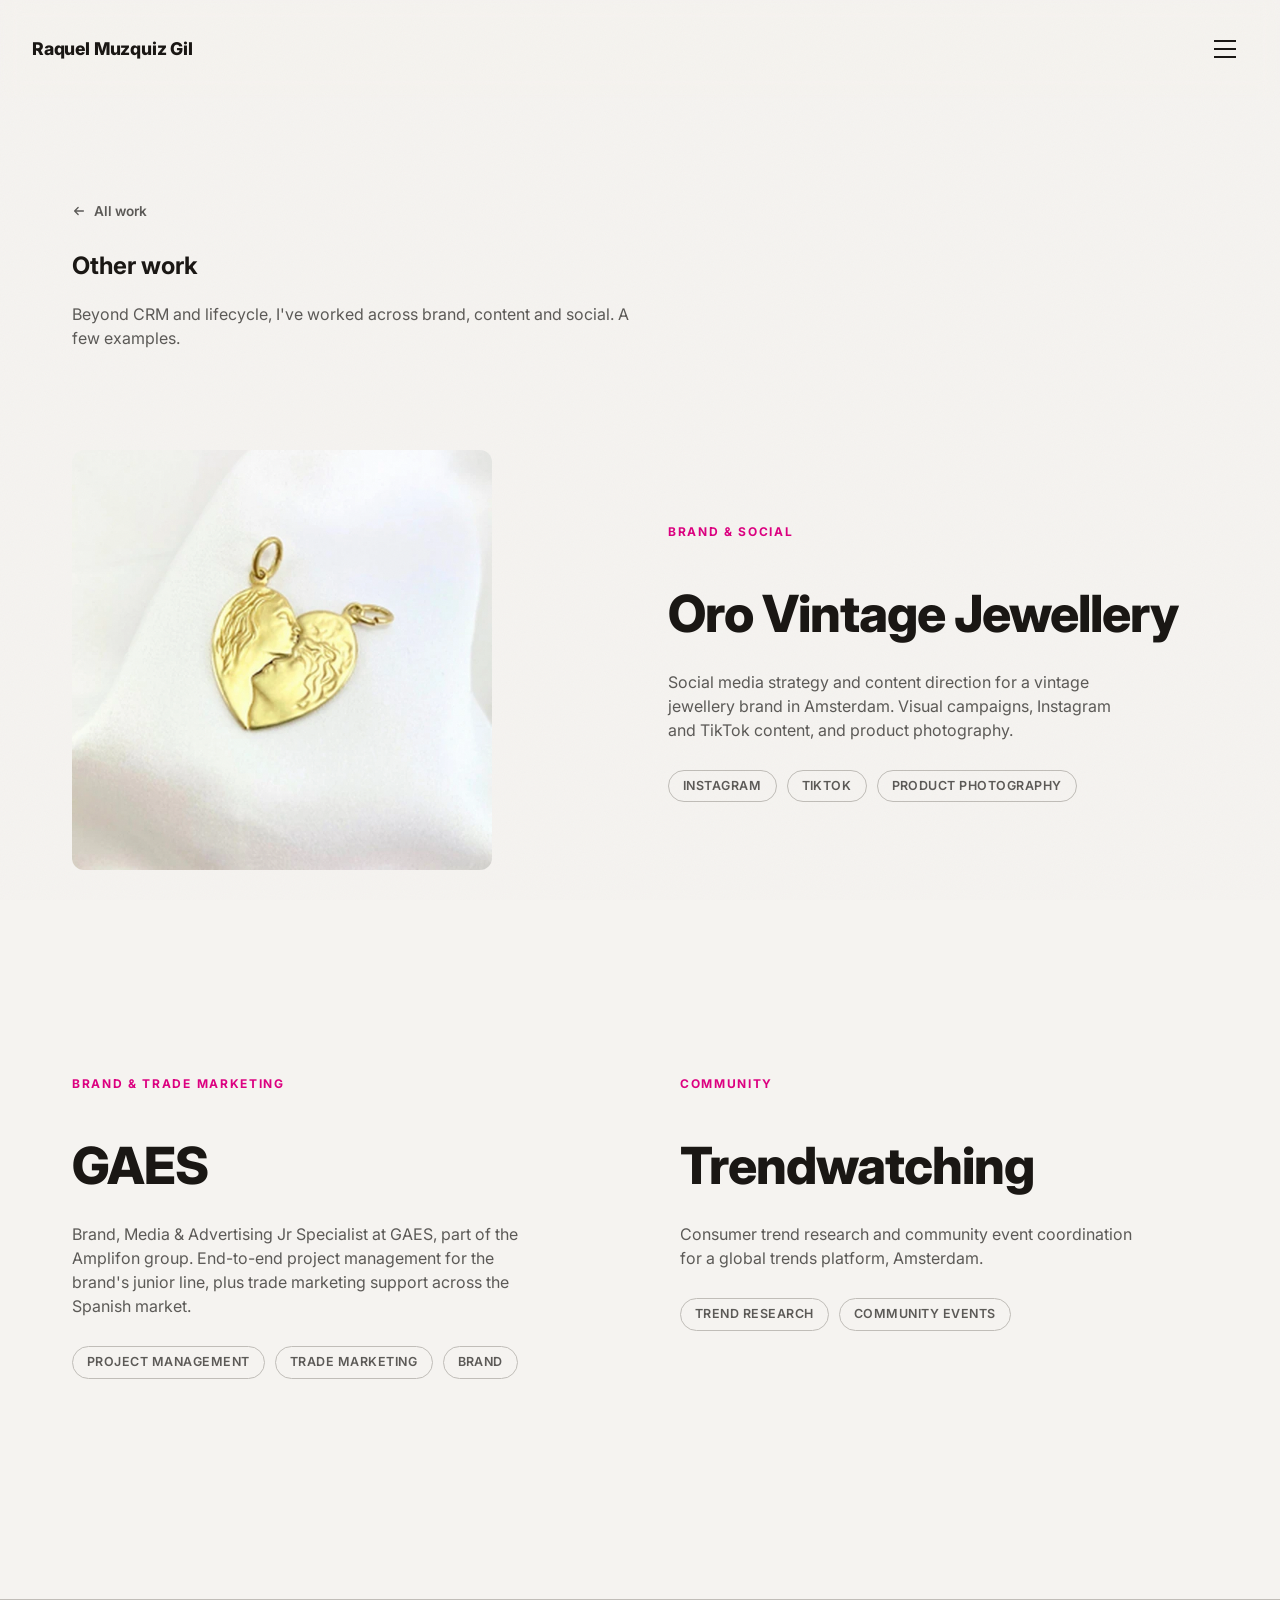
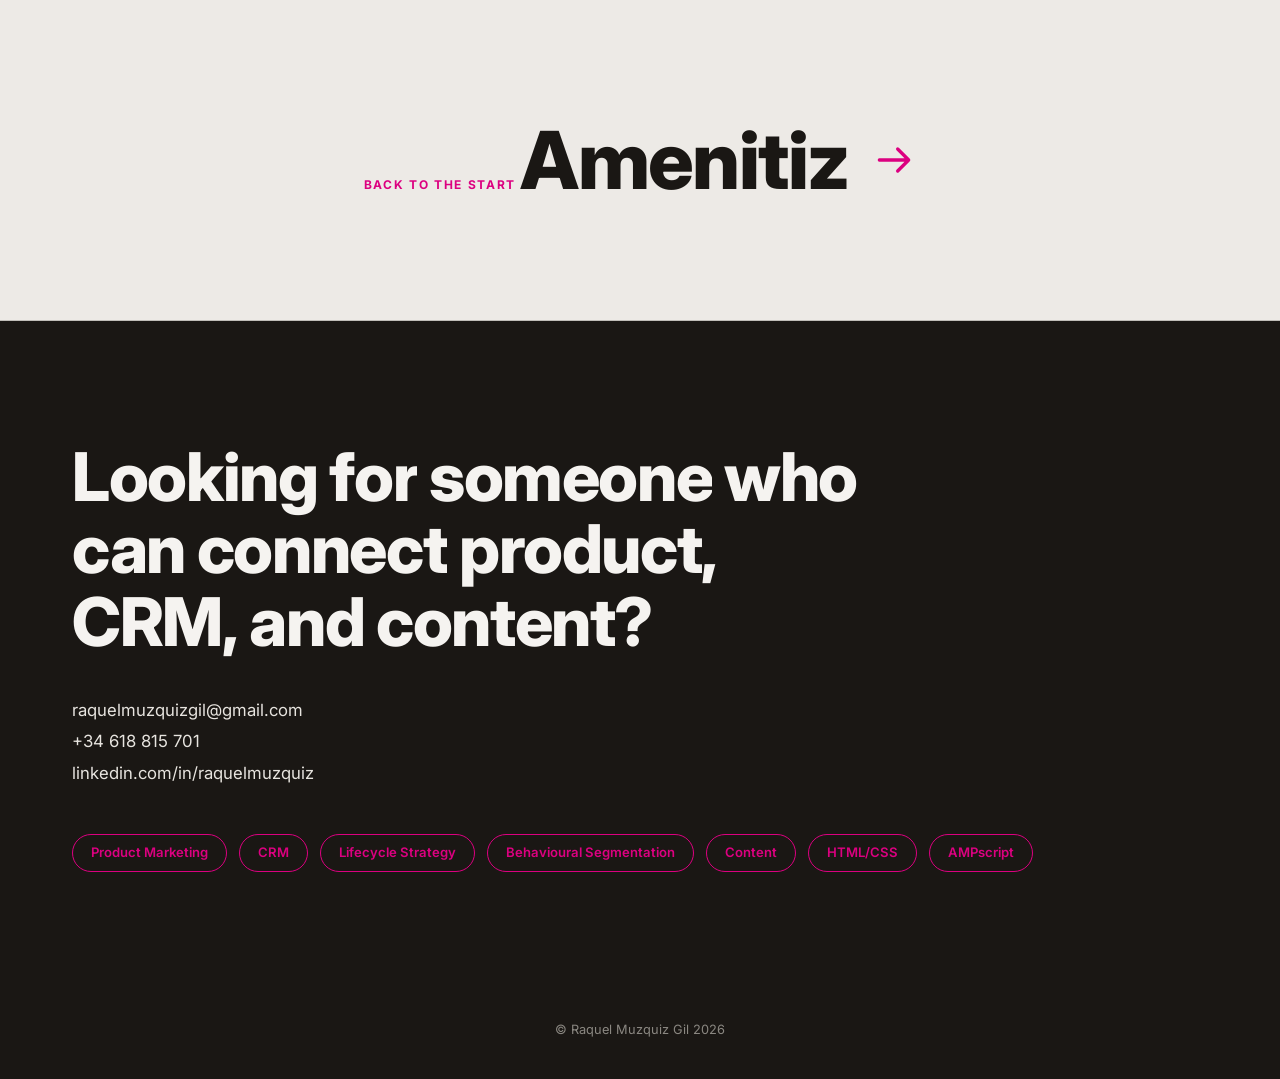
<file: work-other.html>
<!DOCTYPE html>
<html lang="en">
<head>
<meta charset="UTF-8">
<meta name="viewport" content="width=device-width, initial-scale=1.0">
<title>Other work · Raquel Muzquiz Gil</title>
<meta name="description" content="Brand, social and community work beyond CRM and lifecycle marketing.">

<link rel="icon" type="image/svg+xml" href="assets/img/favicon.svg">
<meta property="og:type" content="website">
<meta property="og:url" content="https://raquelmuzquizgil.github.io/work-other.html">
<meta property="og:title" content="Other work · Raquel Muzquiz Gil">
<meta property="og:description" content="Brand, social and community work beyond CRM and lifecycle marketing.">
<meta property="og:image" content="https://raquelmuzquizgil.github.io/assets/img/og-card.png">
<meta name="twitter:card" content="summary_large_image">
<meta name="twitter:title" content="Other work · Raquel Muzquiz Gil">
<meta name="twitter:description" content="Brand, social and community work beyond CRM and lifecycle marketing.">
<meta name="twitter:image" content="https://raquelmuzquizgil.github.io/assets/img/og-card.png">

<link rel="preconnect" href="https://fonts.googleapis.com">
<link rel="preconnect" href="https://fonts.gstatic.com" crossorigin>
<link href="https://fonts.googleapis.com/css2?family=Inter:ital,wght@0,100..900;1,100..900&display=swap" rel="stylesheet">
<link rel="stylesheet" href="assets/css/style.css?v=36">
</head>
<body>

<header class="site-nav">
  <a href="index.html" class="nav-logo">Raquel Muzquiz Gil</a>
  <button class="nav-toggle magnetic" aria-label="Open menu"><span></span><span></span><span></span></button>
</header>

<div class="nav-overlay">
  <nav>
    <a class="nav-link" href="index.html"><span class="nav-link-inner"><span>Home</span></span></a>
    <a class="nav-link" href="index.html#work"><span class="nav-link-inner"><span>Work</span></span></a>
    <a class="nav-link" href="work-amenitiz.html"><span class="nav-link-inner"><span>Amenitiz</span></span></a>
    <a class="nav-link" href="work-miscota.html"><span class="nav-link-inner"><span>Miscota</span></span></a>
    <a class="nav-link" href="work-other.html"><span class="nav-link-inner"><span>Other work</span></span></a>
    <a class="nav-link" href="index.html#contact"><span class="nav-link-inner"><span>Contact</span></span></a>
  </nav>
  <div class="nav-overlay-footer">
    <a href="mailto:raquelmuzquizgil@gmail.com">raquelmuzquizgil@gmail.com</a>
    <span>Barcelona</span>
  </div>
</div>

<main>

<section class="bg-off other-hero">
  <div class="wrap">
    <a href="index.html#work" class="back-link magnetic" style="margin-top:0;"><svg width="14" height="14" viewBox="0 0 16 16" fill="none"><path d="M13 8H3M7 4L3 8l4 4" stroke="currentColor" stroke-width="1.5" stroke-linecap="round" stroke-linejoin="round"/></svg> All work</a>
    <h1 class="section-title" data-split style="margin-top:24px;">Other work</h1>
    <p class="section-sub">Beyond CRM and lifecycle, I've worked across brand, content and social. A few examples.</p>
  </div>

  <div class="wrap">
    <div class="project-section" id="oro">
      <div class="placeholder-box single tilt-card oro-image"><img src="assets/img/oro-ring.webp" alt="Gold heart pendant product photography for Oro Vintage Jewellery" class="project-img"></div>
      <div class="fade-in">
        <span class="label">Brand &amp; social</span>
        <h2 class="project-title">Oro Vintage Jewellery</h2>
        <p class="project-desc">Social media strategy and content direction for a vintage jewellery brand in Amsterdam. Visual campaigns, Instagram and TikTok content, and product photography.</p>
        <div class="project-tags">
          <span>Instagram</span>
          <span>TikTok</span>
          <span>Product photography</span>
        </div>
      </div>
    </div>

    <div class="project-section-pair">
      <div class="fade-in" id="gaes">
        <span class="label">Brand &amp; Trade Marketing</span>
        <h2 class="project-title">GAES</h2>
        <p class="project-desc">Brand, Media &amp; Advertising Jr Specialist at GAES, part of the Amplifon group. End-to-end project management for the brand's junior line, plus trade marketing support across the Spanish market.</p>
        <div class="project-tags">
          <span>Project Management</span>
          <span>Trade Marketing</span>
          <span>Brand</span>
        </div>
      </div>

      <div class="fade-in d1" id="trendwatching">
        <span class="label">Community</span>
        <h2 class="project-title">Trendwatching</h2>
        <p class="project-desc">Consumer trend research and community event coordination for a global trends platform, Amsterdam.</p>
        <div class="project-tags">
          <span>Trend research</span>
          <span>Community events</span>
        </div>
      </div>
    </div>
  </div>
</section>

<div class="next-project">
  <div class="wrap">
    <span class="label">Back to the start</span>
    <a href="work-amenitiz.html" class="magnetic">
      <span class="next-title">Amenitiz <svg viewBox="0 0 24 24" fill="none"><path d="M4 12h16M14 6l6 6-6 6" stroke="#DC0080" stroke-width="1.8" stroke-linecap="round" stroke-linejoin="round"/></svg></span>
    </a>
  </div>
</div>

<!-- ============ CONTACT ============ -->
<section class="bg-dark" id="contact">
  <div class="wrap">
    <h2 class="contact-title" data-split>Looking for someone who can connect product, CRM, and content?</h2>
    <div class="contact-details fade-in d1">
      <a href="mailto:raquelmuzquizgil@gmail.com">raquelmuzquizgil@gmail.com</a>
      <a href="tel:+34618815701">+34 618 815 701</a>
      <a href="https://linkedin.com/in/raquelmuzquiz" target="_blank" rel="noopener">linkedin.com/in/raquelmuzquiz</a>
    </div>
    <div class="tags fade-in d2">
      <span class="tag">Product Marketing</span>
      <span class="tag">CRM</span>
      <span class="tag">Lifecycle Strategy</span>
      <span class="tag">Behavioural Segmentation</span>
      <span class="tag">Content</span>
      <span class="tag">HTML/CSS</span>
      <span class="tag">AMPscript</span>
    </div>
  </div>
</section>

</main>

<footer class="site-footer">&copy; Raquel Muzquiz Gil 2026</footer>

<script src="assets/js/main.js?v=32"></script>
</body>
</html>
</file>
<file: assets/css/style.css>
/* ==========================================================
   Raquel Muzquiz Gil, portfolio
   Shared design system: tokens, nav, cursor, transitions,
   reveal animations, reusable components.
   ========================================================== */

:root{
  --bg:#F5F3F0;
  --bg-light:#EDEAE6;
  --dark:#1A1714;
  --accent:#DC0080;
  --text:#1A1714;
  --text-secondary:#5C5A57;
  --border:#C0BDB8;
  --ease-out:cubic-bezier(.16,.84,.44,1);
  --dur-fast:0.3s;
  --dur-med:0.6s;
  --dur-slow:0.9s;
}

*{margin:0;padding:0;box-sizing:border-box;}

html{scroll-behavior:smooth;}

body{
  font-family:'Inter',-apple-system,BlinkMacSystemFont,'Segoe UI',sans-serif;
  background:var(--bg);
  color:var(--text);
  line-height:1.5;
  -webkit-font-smoothing:antialiased;
  overflow-x:hidden;
  cursor:auto;
}

img{max-width:100%;display:block;}
a{color:inherit;text-decoration:none;}
button{font-family:inherit;background:none;border:none;color:inherit;cursor:pointer;appearance:none;-webkit-appearance:none;border-radius:0;}
ul{list-style:none;}

.wrap{max-width:1200px;margin:0 auto;padding:0 32px;}

section{padding:120px 0;position:relative;}

.bg-off{background:var(--bg);}
.bg-light{background:var(--bg-light);}
.bg-dark{background:var(--dark);color:var(--bg);}

.label{
  display:inline-block;
  font-size:0.75rem;
  font-weight:700;
  letter-spacing:0.14em;
  text-transform:uppercase;
  color:var(--accent);
  margin-bottom:20px;
}

h2.section-title{
  font-size:clamp(2.2rem, 5vw, 3.6rem);
  font-weight:800;
  letter-spacing:-0.02em;
  line-height:1.02;
}

.section-sub{
  max-width:560px;
  margin-top:18px;
  color:var(--text-secondary);
  font-size:1rem;
}

/* ---------- grain texture (inline SVG noise, no external asset) ---------- */
.grain{
  position:fixed;
  inset:0;
  z-index:9998;
  pointer-events:none;
  opacity:0.035;
  mix-blend-mode:multiply;
  background-image:url("data:image/svg+xml;utf8,<svg xmlns='http://www.w3.org/2000/svg' width='140' height='140'><filter id='n'><feTurbulence type='fractalNoise' baseFrequency='0.9' numOctaves='2' stitchTiles='stitch'/></filter><rect width='100%25' height='100%25' filter='url(%23n)'/></svg>");
}


/* ---------- site nav ---------- */
.site-nav{
  position:fixed;
  top:0;left:0;right:0;
  z-index:500;
  display:flex;
  align-items:center;
  justify-content:space-between;
  padding:26px 32px;
  background:rgba(245,243,240,0.7);
  backdrop-filter:blur(10px) saturate(1.4);
  -webkit-backdrop-filter:blur(10px) saturate(1.4);
}
.nav-logo{
  font-weight:800;
  font-size:1.1rem;
  letter-spacing:-0.01em;
  color:var(--dark);
}
.nav-toggle{
  width:46px;height:46px;
  display:flex;
  flex-direction:column;
  align-items:center;
  justify-content:center;
  gap:6px;
}
.nav-toggle span{
  display:block;
  width:22px;height:2px;
  background:var(--dark);
  transition:transform var(--dur-fast) var(--ease-out), opacity var(--dur-fast);
}
body.nav-open .nav-toggle span:nth-child(1){transform:translateY(8px) rotate(45deg);}
body.nav-open .nav-toggle span:nth-child(2){opacity:0;}
body.nav-open .nav-toggle span:nth-child(3){transform:translateY(-8px) rotate(-45deg);}

.nav-overlay{
  position:fixed;
  inset:0;
  z-index:400;
  background:var(--dark);
  color:var(--bg);
  display:flex;
  flex-direction:column;
  justify-content:center;
  padding:0 32px;
  clip-path:circle(0% at calc(100% - 50px) 46px);
  transition:clip-path 0.75s var(--ease-out);
  pointer-events:none;
}
body.nav-open .nav-overlay{
  clip-path:circle(150% at calc(100% - 50px) 46px);
  pointer-events:auto;
}
.nav-overlay nav{
  display:flex;
  flex-direction:column;
  gap:2px;
}
.nav-link{
  display:block;
  width:fit-content;
  padding:6px 0;
}
.nav-link-inner{
  display:inline-block;
  position:relative;
}
.nav-link-inner span{
  font-size:clamp(1.8rem,5.2vw,3.2rem);
  font-weight:800;
  letter-spacing:-0.02em;
  line-height:1.25;
  color:var(--bg);
  transition:color 0.3s;
}
.nav-link-inner::after{
  content:'';
  position:absolute;
  left:0;bottom:2px;
  width:0;
  height:3px;
  background:var(--accent);
  transition:width 0.4s var(--ease-out);
}
.nav-link:hover .nav-link-inner span{color:var(--accent);}
.nav-link:hover .nav-link-inner::after{width:100%;}
.nav-overlay-footer{
  margin-top:56px;
  display:flex;
  gap:24px;
  flex-wrap:wrap;
  font-size:0.9rem;
  color:#B8B4AE;
}
.nav-overlay-footer a:hover{color:var(--accent);}

/* ---------- page transition curtain ---------- */
.transition-curtain{
  position:fixed;
  inset:0;
  z-index:9997;
  background:var(--dark);
  transform:scaleY(1);
  transform-origin:top;
  transition:transform 0.7s var(--ease-out);
}
body.is-revealed .transition-curtain{
  transform:scaleY(0);
  transform-origin:bottom;
}
body.is-leaving .transition-curtain{
  transform:scaleY(1);
  transform-origin:top;
}

/* ---------- scroll reveal (fade/slide) ---------- */
.fade-in{
  opacity:0;
  transform:translateY(36px);
  transition:opacity var(--dur-slow) var(--ease-out), transform var(--dur-slow) var(--ease-out);
}
.fade-in.visible{opacity:1;transform:translateY(0);}
.fade-in.d1{transition-delay:0.08s;}
.fade-in.d2{transition-delay:0.16s;}
.fade-in.d3{transition-delay:0.24s;}

/* ---------- split-text line reveal ---------- */
.split-word{display:inline-block;overflow:hidden;vertical-align:top;padding-bottom:0.18em;margin-bottom:-0.18em;}
.split-word-inner{
  display:inline-block;
  transform:translateY(112%);
  transition:transform 0.75s var(--ease-out);
  transition-delay:calc(var(--i,0) * 30ms);
}
[data-split].in .split-word-inner{transform:translateY(0);}

/* ---------- marquee ---------- */
.marquee{
  width:100%;
  overflow:hidden;
  white-space:nowrap;
  border-top:1px solid var(--border);
  border-bottom:1px solid var(--border);
  padding:18px 0;
}
.marquee-track{
  display:inline-flex;
  animation:marquee 22s linear infinite;
}
.marquee:hover .marquee-track{animation-play-state:paused;}
.marquee-track span{
  font-size:1.1rem;
  font-weight:600;
  padding:0 20px;
  letter-spacing:0.01em;
  white-space:nowrap;
}
.marquee-track span.accent{color:var(--accent);}
@keyframes marquee{
  from{transform:translateX(0);}
  to{transform:translateX(-50%);}
}

/* ---------- magnetic ---------- */
.magnetic{transition:transform 0.25s var(--ease-out);}

/* ---------- tilt card ---------- */
.tilt-card{
  transform-style:preserve-3d;
  transition:transform 0.35s var(--ease-out);
  will-change:transform;
}

/* ---------- placeholders ---------- */
.placeholder-box{
  aspect-ratio:4/3;
  background:var(--bg-light);
  border:1.5px dashed var(--border);
  border-radius:12px;
  display:flex;
  align-items:center;
  justify-content:center;
  text-align:center;
  padding:20px;
  overflow:hidden;
}
.placeholder-box span{
  font-size:0.85rem;
  font-weight:500;
  color:var(--text-secondary);
}
.placeholder-box.single{aspect-ratio:16/9;}
.placeholder-box.oro-image{aspect-ratio:1/1;max-width:420px;}
.placeholder-box:has(.project-img){padding:0;border:none;}
.project-section-pair{
  padding:100px 0;
  display:grid;
  grid-template-columns:1fr 1fr;
  gap:80px;
}

/* ---------- stats bar ---------- */
.stats-bar{
  margin-top:64px;
  background:var(--dark);
  border-radius:10px;
  padding:48px 40px;
  display:grid;
  grid-template-columns:repeat(4,1fr);
  gap:32px;
}
.stat-number{
  display:block;
  font-size:clamp(1.8rem, 3.4vw, 2.6rem);
  font-weight:800;
  color:var(--accent);
  letter-spacing:-0.02em;
}
.stat-label{
  display:block;
  margin-top:8px;
  font-size:0.82rem;
  color:#CFCBC5;
}

/* ---------- buttons / links with arrow ---------- */
.arrow-link{
  display:inline-flex;
  align-items:center;
  gap:10px;
  font-weight:600;
  font-size:0.95rem;
  padding-bottom:4px;
  border-bottom:1px solid currentColor;
}
.arrow-link svg{transition:transform 0.3s var(--ease-out);}
.arrow-link:hover svg{transform:translateX(6px);}

/* ---------- back link ---------- */
.back-link{
  position:relative;
  z-index:10;
  display:inline-flex;
  align-items:center;
  gap:8px;
  font-size:0.85rem;
  font-weight:600;
  color:var(--text-secondary);
  margin:110px 0 0;
}
.back-link:hover{color:var(--accent);}

/* ---------- contact section (shared closing block) ---------- */
.contact-title{
  font-size:clamp(2.2rem, 6vw, 4.2rem);
  font-weight:800;
  line-height:1.08;
  letter-spacing:-0.02em;
  max-width:820px;
}
.contact-details{
  margin-top:40px;
  font-size:1.05rem;
  color:#E7E4DF;
  display:flex;
  flex-direction:column;
  gap:6px;
}
.contact-details a:hover{color:var(--accent);}
.tags{
  margin-top:48px;
  display:flex;
  flex-wrap:wrap;
  gap:12px;
}
.tag{
  border:1px solid var(--accent);
  color:var(--accent);
  border-radius:999px;
  padding:8px 18px;
  font-size:0.82rem;
  font-weight:600;
  transition:background 0.25s, color 0.25s;
}
.tag:hover{background:var(--accent);color:var(--dark);}

footer.site-footer{
  background:var(--dark);
  color:#8A8781;
  text-align:center;
  padding:28px 0 40px;
  font-size:0.8rem;
}

/* ---------- next project nav ---------- */
.next-project{
  background:var(--bg-light);
  color:var(--text);
  padding:100px 0;
  text-align:center;
  border-top:1px solid var(--border);
  border-bottom:1px solid var(--border);
}
.next-project .label{margin-bottom:24px;}
.next-project .next-title{
  font-size:clamp(2.4rem,7vw,5rem);
  font-weight:800;
  letter-spacing:-0.02em;
  display:inline-flex;
  align-items:center;
  gap:24px;
}
.next-project .next-title svg{width:44px;height:44px;transition:transform 0.35s var(--ease-out);}
.next-project a:hover svg{transform:translateX(14px);}

/* ==========================================================
   Page-specific components
   ========================================================== */

/* ---------- hero (home) ---------- */
.hero{
  min-height:100vh;
  display:flex;
  flex-direction:column;
  justify-content:center;
  padding:160px 0 60px;
}
.hero-inner{
  position:relative;
  display:grid;
  grid-template-columns:1.1fr 0.9fr;
  align-items:center;
  gap:40px;
}
.hero-text{position:relative;z-index:2;}
.hero-name{
  font-size:clamp(3.4rem, 9vw, 7.5rem);
  font-weight:800;
  line-height:0.94;
  letter-spacing:-0.03em;
  text-transform:uppercase;
}
.hero-name .line{display:block;}
.hero-tagline{
  max-width:440px;
  margin-top:32px;
  font-size:1.05rem;
  color:var(--text-secondary);
  font-weight:400;
}
.hero-photo-wrap{
  position:relative;
  z-index:1;
  justify-self:end;
  width:100%;
  max-width:380px;
  transform:translateY(-10px) rotate(1.2deg);
}
.photo-frame{
  position:relative;
  width:100%;
  aspect-ratio:3/4;
  background:var(--bg-light);
  border-radius:6px;
  display:flex;
  align-items:center;
  justify-content:center;
  overflow:hidden;
}
.photo-frame .monogram{
  font-size:5.5rem;
  font-weight:800;
  color:var(--dark);
  opacity:0.9;
  letter-spacing:-0.02em;
}
.photo-img,.project-img,.device-img{
  width:100%;
  height:100%;
  object-fit:cover;
  display:block;
}
.photo-frame .photo-tag{
  position:absolute;
  bottom:14px;left:14px;
  font-size:0.68rem;
  font-weight:600;
  letter-spacing:0.1em;
  text-transform:uppercase;
  color:var(--text-secondary);
  background:var(--bg);
  padding:4px 10px;
  border-radius:20px;
  border:1px solid var(--border);
}
.hero-contact{
  margin-top:80px;
  display:flex;
  flex-wrap:wrap;
  align-items:center;
  gap:10px;
  font-size:0.92rem;
  font-weight:500;
  border-top:1px solid var(--border);
  padding-top:24px;
}
.hero-contact a:hover{color:var(--accent);}
.hero-contact .dot{color:var(--accent);}
.scroll-indicator{
  margin-top:60px;
  display:flex;
  justify-content:center;
}
.scroll-indicator svg{animation:bounce 1.8s infinite;}
@keyframes bounce{
  0%,100%{transform:translateY(0);opacity:0.5;}
  50%{transform:translateY(10px);opacity:1;}
}

/* ---------- what I do ---------- */
.capabilities{
  margin-top:72px;
  display:grid;
  grid-template-columns:repeat(3,1fr);
  gap:48px;
}
.capabilities.two-col{grid-template-columns:repeat(2,1fr);}
.cap-block{
  padding-left:20px;
  border-left:2px solid var(--border);
  transition:border-color 0.35s var(--ease-out);
}
.cap-block:hover{border-color:var(--accent);}
.cap-block .label{margin-bottom:16px;}
.cap-title{
  font-size:1.4rem;
  font-weight:700;
  line-height:1.2;
  margin-bottom:14px;
}
.cap-desc{color:var(--text-secondary);font-size:0.95rem;}

/* ---------- work grid (home) ---------- */
.work-grid{
  margin-top:72px;
  display:grid;
  grid-template-columns:repeat(2,1fr);
  gap:28px;
}
.other-work-teaser{
  margin-top:64px;
  display:inline-flex;
  align-items:center;
  gap:8px;
  font-size:0.85rem;
  color:var(--text-secondary);
  transition:color 0.3s;
}
.other-work-teaser svg{transition:transform 0.3s var(--ease-out);}
.other-work-teaser:hover{color:var(--accent);}
.other-work-teaser:hover svg{transform:translateX(6px);}
.work-tile{
  position:relative;
  grid-column:span 1;
  border-radius:16px;
  overflow:hidden;
  background:var(--bg-light);
  border:1px solid var(--border);
  display:block;
  padding:36px;
  min-height:220px;
  display:flex;
  flex-direction:column;
  justify-content:flex-end;
}
.work-tile.large{grid-column:span 1;min-height:260px;}
.work-tile-panel{
  position:absolute;
  inset:0;
  background:var(--dark);
  transform:translateY(100%);
  transition:transform 0.5s var(--ease-out);
  z-index:0;
}
.work-tile:hover .work-tile-panel{transform:translateY(0);}
.work-tile-content{position:relative;z-index:1;}
.work-tile .label{color:var(--accent);}
.work-tile-title{
  font-size:clamp(1.8rem,3.4vw,2.6rem);
  font-weight:800;
  letter-spacing:-0.02em;
  color:var(--text);
  transition:color 0.35s;
}
.work-tile:hover .work-tile-title{color:var(--bg);}
.work-tile-desc{
  margin-top:10px;
  font-size:0.9rem;
  color:var(--text-secondary);
  transition:color 0.35s;
  max-width:34ch;
}
.work-tile:hover .work-tile-desc{color:#C9C6C1;}
.work-tile-cta{
  margin-top:22px;
  display:inline-flex;
  align-items:center;
  gap:8px;
  font-size:0.85rem;
  font-weight:600;
  color:var(--text);
  transition:color 0.35s;
}
.work-tile:hover .work-tile-cta{color:var(--accent);}
.work-tile-cta svg{transition:transform 0.3s var(--ease-out);}
.work-tile:hover .work-tile-cta svg{transform:translateX(6px);}

/* ---------- case study hero ---------- */
.case-head{max-width:720px;}
.case-company{
  font-size:clamp(3rem, 9vw, 6.5rem);
  font-weight:800;
  letter-spacing:-0.03em;
  line-height:0.98;
  margin:10px 0 14px;
}
.case-subline{
  color:var(--text-secondary);
  font-size:0.95rem;
  font-weight:500;
  margin-bottom:32px;
}
.case-intro{
  max-width:700px;
  font-size:1.15rem;
  font-weight:400;
  line-height:1.5;
}

.placeholder-row{
  margin-top:56px;
  display:grid;
  grid-template-columns:repeat(3,1fr);
  gap:24px;
}

/* ---------- product showcase (amenitiz) ---------- */
.amenitiz-showcase-grid{
  margin-top:64px;
  display:grid;
  grid-template-columns:340px 1fr;
  gap:40px;
  align-items:start;
}
.amenitiz-showcase-grid.even-cols{grid-template-columns:1fr 1fr;}
.product-tour-row{
  display:grid;
  grid-template-columns:640px 1fr;
  gap:40px;
  align-items:center;
}
.product-tour-row .showcase-caption{margin-top:0;}
.showcase-label{
  display:block;
  font-size:0.75rem;
  font-weight:700;
  letter-spacing:0.1em;
  text-transform:uppercase;
  color:var(--accent);
  margin-bottom:14px;
}
.showcase-caption{
  margin-top:16px;
  font-size:0.85rem;
  color:var(--text-secondary);
  max-width:60ch;
}
.tour-stepper{max-width:640px;}
.tour-frame{
  position:relative;
  background:var(--bg-light);
  border-radius:14px;
  overflow:hidden;
}
.tour-img{display:none;width:100%;height:auto;}
.tour-img.active{display:block;}
.tour-controls{
  margin-top:18px;
  display:flex;
  align-items:center;
  justify-content:center;
  gap:20px;
}
.tour-controls button{
  font-size:0.8rem;
  font-weight:600;
  padding:8px 18px;
  border-radius:999px;
  border:1px solid var(--border);
  transition:opacity 0.2s, border-color 0.2s, color 0.2s;
}
.tour-controls button:disabled{opacity:0.35;cursor:default;}
.tour-controls button:not(:disabled):hover{border-color:var(--accent);color:var(--accent);}
.tour-count{
  font-size:0.78rem;
  font-weight:600;
  letter-spacing:0.04em;
  color:var(--text-secondary);
  min-width:44px;
  text-align:center;
}

/* ---------- email preview (hover-to-scroll) ---------- */
.email-preview-wrap{max-width:340px;}
.email-preview-window{
  position:relative;
  height:460px;
  overflow:hidden;
  border-radius:14px;
  cursor:pointer;
  background:var(--bg-light);
}
.email-preview-window::after{
  content:'';
  position:absolute;
  bottom:0;left:0;right:0;
  height:90px;
  background:linear-gradient(to bottom, rgba(245,243,240,0), var(--bg-light) 92%);
  pointer-events:none;
  transition:opacity 0.4s;
}
.email-preview-window:hover::after{opacity:0;}
.email-preview-img{
  display:none;
  width:100%;
  position:absolute;
  top:0;left:0;
  transition:transform 6s cubic-bezier(.4,0,.2,1);
}
.email-preview-img.active{display:block;}
.email-preview-wrap.static{max-width:520px;}
.email-preview-wrap.static .email-preview-window{height:auto;overflow:visible;cursor:default;}
.email-preview-wrap.static .email-preview-window::after{display:none;}
.email-preview-wrap.static .email-preview-img{position:static;transition:none;}
.lang-dots{
  margin-top:18px;
  display:flex;
  gap:10px;
}
.lang-dot{
  width:38px;height:38px;
  border-radius:50%;
  border:1.5px solid var(--border);
  font-size:0.7rem;
  font-weight:700;
  transition:border-color 0.2s, background 0.2s, color 0.2s;
}
.lang-dot.active{background:var(--accent);border-color:var(--accent);color:#fff;}
.lang-dot:hover:not(.active){border-color:var(--accent);color:var(--accent);}

/* ---------- adoption chart ---------- */
.adoption-head{max-width:640px;}
.adoption-sub{
  color:var(--accent);
  font-weight:600;
  font-size:1.05rem;
  margin-top:14px;
}
.chart-title{margin-top:40px;font-size:0.85rem;font-weight:600;color:var(--text-secondary);}
.chart-card{
  margin-top:16px;
  background:#FFFFFF;
  border-radius:14px;
  padding:40px 32px 24px;
}
.chart-canvas-wrap{position:relative;height:380px;}
.stat-cards{
  margin-top:32px;
  display:grid;
  grid-template-columns:repeat(3,1fr);
  gap:24px;
}
.stat-card{
  background:#FFFFFF;
  border-radius:12px;
  padding:32px 28px;
}
.stat-card .stat-number{color:var(--accent);font-size:2.1rem;}
.stat-card .stat-label{color:var(--text-secondary);margin-top:10px;font-size:0.88rem;}
.stat-card.lead{background:var(--dark);}
.stat-card.lead .stat-number{font-size:2.6rem;}
.stat-card.lead .stat-label{color:rgba(245,243,240,0.72);}
.adoption-footnote{
  margin-top:16px;
  font-size:0.8rem;
  color:var(--text-secondary);
  opacity:0.75;
}
.finding-block{
  margin-top:48px;
  max-width:640px;
  padding-left:20px;
  border-left:2px solid var(--border);
}
.finding-block .label{display:block;margin-bottom:14px;}
.finding-block p{color:var(--text-secondary);font-size:0.95rem;line-height:1.65;}

/* ---------- code block + language demo (miscota) ---------- */
.code-block{
  margin-top:40px;
  background:var(--dark);
  border-radius:10px;
  padding:28px 30px;
  overflow-x:auto;
}
.code-block pre{
  font-family:'SFMono-Regular',Consolas,'Liberation Mono',Menlo,monospace;
  font-size:0.85rem;
  line-height:1.9;
  color:#8A8781;
  white-space:pre;
}
.code-block .code-line{
  display:block;
  transition:color 0.3s, background 0.3s;
  border-radius:4px;
}
.code-block .code-line.active{
  color:#F0EEEA;
  background:rgba(220,0,128,0.14);
}
.code-caption{
  margin-top:20px;
  font-size:0.85rem;
  color:var(--text-secondary);
  max-width:640px;
}
.lang-demo{
  margin-top:56px;
  background:#FFFFFF;
  border-radius:14px;
  padding:40px;
  display:grid;
  grid-template-columns:auto 1fr;
  align-items:center;
  gap:40px;
}
.lang-buttons{display:flex;gap:10px;flex-wrap:wrap;}
.lang-buttons button{
  width:52px;height:52px;
  border-radius:50%;
  border:1.5px solid var(--border);
  font-weight:700;
  font-size:0.85rem;
  transition:border-color 0.25s, color 0.25s, background 0.25s;
}
.lang-buttons button.active{
  background:var(--accent);
  border-color:var(--accent);
  color:#fff;
}
.lang-output{
  font-size:clamp(1.6rem,3vw,2.4rem);
  font-weight:800;
  letter-spacing:-0.01em;
  min-height:1.3em;
}
.lang-msg{display:inline-block;transition:opacity 0.2s, transform 0.2s;}
.lang-msg.swap{opacity:0;transform:translateY(8px);}

/* ---------- catalog grid (miscota imagery) ---------- */
.catalog-grid{
  margin-top:56px;
  display:grid;
  grid-template-columns:repeat(3,1fr);
  gap:24px;
}
.code-result-grid{
  margin-top:24px;
  display:grid;
  grid-template-columns:1fr 360px;
  gap:24px;
  align-items:stretch;
}
.code-result-grid .code-block{overflow-x:auto;}
.code-result-grid .email-preview-wrap{max-width:none;height:100%;}
.code-result-grid .email-preview-window{height:100%;}
.cap-toggle{
  margin-top:22px;
  display:inline-flex;
  align-items:center;
  gap:7px;
  font-size:0.8rem;
  font-weight:600;
  color:var(--accent);
}
.cap-toggle svg{transition:transform 0.3s var(--ease-out);}
.cap-toggle[aria-expanded="true"] svg{transform:rotate(180deg);}
.cap-proof{
  max-width:280px;
  max-height:0;
  overflow:hidden;
  transition:max-height 0.45s var(--ease-out);
}
.cap-proof.open{max-height:1000px;margin-top:20px;}
.shot-card{
  border-radius:14px;
  overflow:hidden;
  background:var(--bg-light);
  box-shadow:0 20px 36px rgba(26,23,20,0.08);
}
.shot-card img{width:100%;height:100%;object-fit:cover;display:block;}
.shot-card.repurchase{aspect-ratio:1182/1118;}
.shot-card.autoship{aspect-ratio:770/900;}
.shot-card.es-shot{aspect-ratio:700/892;}
.shot-card.en-shot{aspect-ratio:700/770;}
.shot-card.welcome{aspect-ratio:1006/1366;}
.shot-card.reactivation{aspect-ratio:412/1110;}
.lang-proof-item{max-width:280px;}
.lifestyle-grid{
  margin-top:24px;
  display:grid;
  grid-template-columns:repeat(3,1fr);
  gap:24px;
  align-items:start;
}
.lifestyle-grid .email-preview-wrap{max-width:none;}
.lifestyle-grid .lang-proof-item{max-width:none;}
.lifestyle-hint{margin-top:10px;font-size:0.82rem;color:var(--text-secondary);}

/* ---------- other work ---------- */
.other-hero{padding-top:200px;}
.project-section{
  padding:100px 0;
  display:grid;
  grid-template-columns:1fr 1fr;
  gap:56px;
  align-items:center;
}
.project-section:nth-child(even){direction:rtl;}
.project-section:nth-child(even) > *{direction:ltr;}
.project-title{
  font-size:clamp(2rem,4vw,3.2rem);
  font-weight:800;
  letter-spacing:-0.02em;
  margin:14px 0 18px;
}
.project-desc{color:var(--text-secondary);font-size:1rem;max-width:46ch;}
.project-tags{margin-top:28px;display:flex;flex-wrap:wrap;gap:10px;}
.project-tags span{
  font-size:0.78rem;
  font-weight:600;
  letter-spacing:0.04em;
  text-transform:uppercase;
  color:var(--text-secondary);
  border:1px solid var(--border);
  border-radius:999px;
  padding:6px 14px;
}

/* ---------- responsive ---------- */
@media (max-width:900px){
  section{padding:88px 0;}
  .hero{padding:120px 0 40px;}
  .hero-inner{grid-template-columns:1fr;gap:36px;}
  .hero-photo-wrap{justify-self:center;max-width:280px;order:-1;}
  .capabilities{grid-template-columns:1fr;gap:40px;}
  .capabilities.two-col{grid-template-columns:1fr;}
  .work-grid{grid-template-columns:1fr;}
  .stats-bar{grid-template-columns:repeat(2,1fr);}
  .placeholder-row{grid-template-columns:1fr 1fr;}
  .stat-cards{grid-template-columns:1fr;}
  .catalog-grid{grid-template-columns:1fr 1fr;}
  .lang-demo{grid-template-columns:1fr;text-align:center;}
  .lang-buttons{justify-content:center;}
  .lifestyle-grid{grid-template-columns:1fr;}
  .code-result-grid .email-preview-window{height:340px;}
  .code-result-grid{grid-template-columns:1fr;}
  .amenitiz-showcase-grid{grid-template-columns:1fr;gap:56px;}
  .amenitiz-showcase-grid.even-cols{grid-template-columns:1fr;}
  .product-tour-row{grid-template-columns:1fr;gap:24px;}
  .tour-stepper{max-width:100%;}
  .email-preview-wrap{max-width:280px;}
  .email-preview-wrap.static{max-width:100%;}
  .email-preview-window{height:380px;}
  .project-section{grid-template-columns:1fr;}
  .project-section:nth-child(even){direction:ltr;}
  .project-section-pair{grid-template-columns:1fr;gap:56px;padding:64px 0;}
  .wrap{padding:0 22px;}
  .nav-link-inner span{font-size:2.2rem;}
}
@media (max-width:560px){
  .stats-bar{grid-template-columns:1fr 1fr;padding:32px 24px;gap:24px;}
  .placeholder-row{grid-template-columns:1fr;}
  .catalog-grid{grid-template-columns:1fr;}
  .chart-card{padding:28px 16px 16px;}
  .code-block{padding:22px 18px;}
  .hero-contact{flex-direction:column;align-items:flex-start;gap:4px;}
  .hero-contact .dot{display:none;}
}

/* ---------- reduced motion ---------- */
@media (prefers-reduced-motion:reduce){
  *{animation-duration:0.01ms !important;animation-iteration-count:1 !important;transition-duration:0.01ms !important;}
  html{scroll-behavior:auto;}
}
</file>
